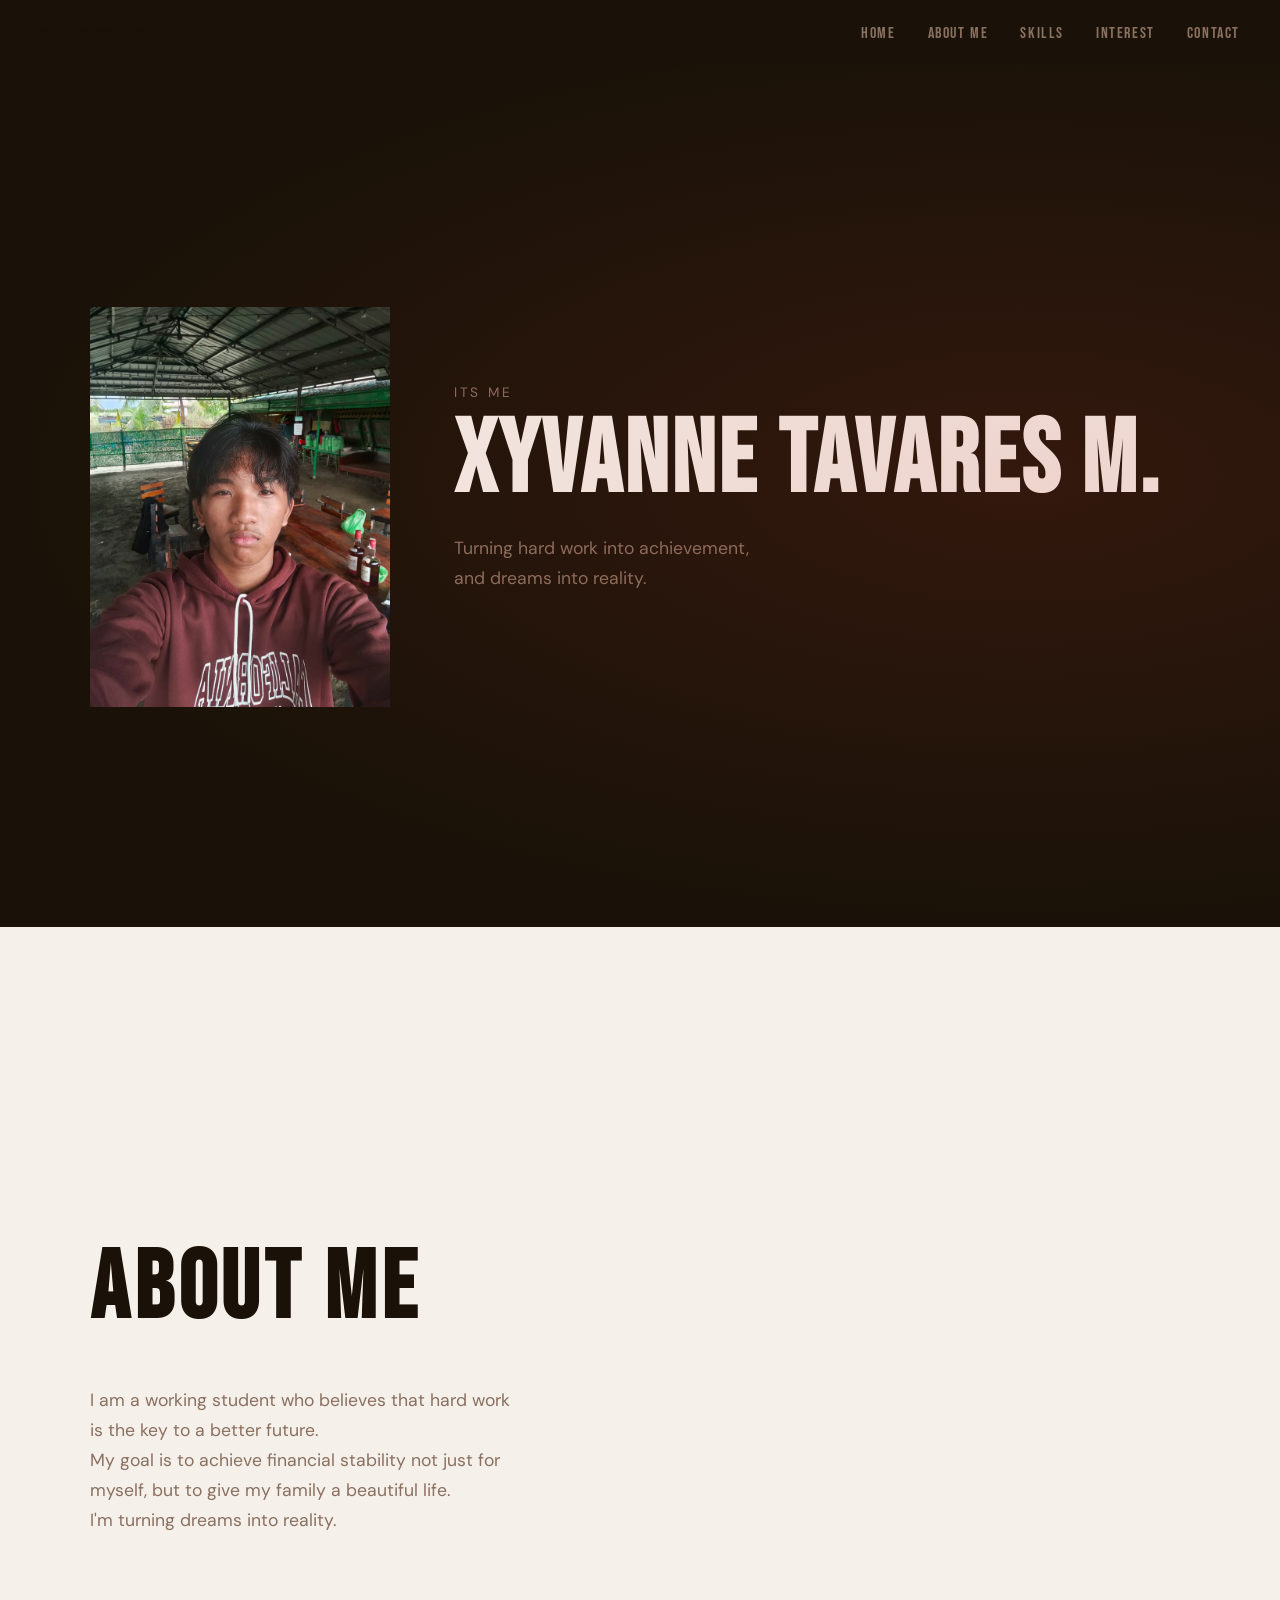
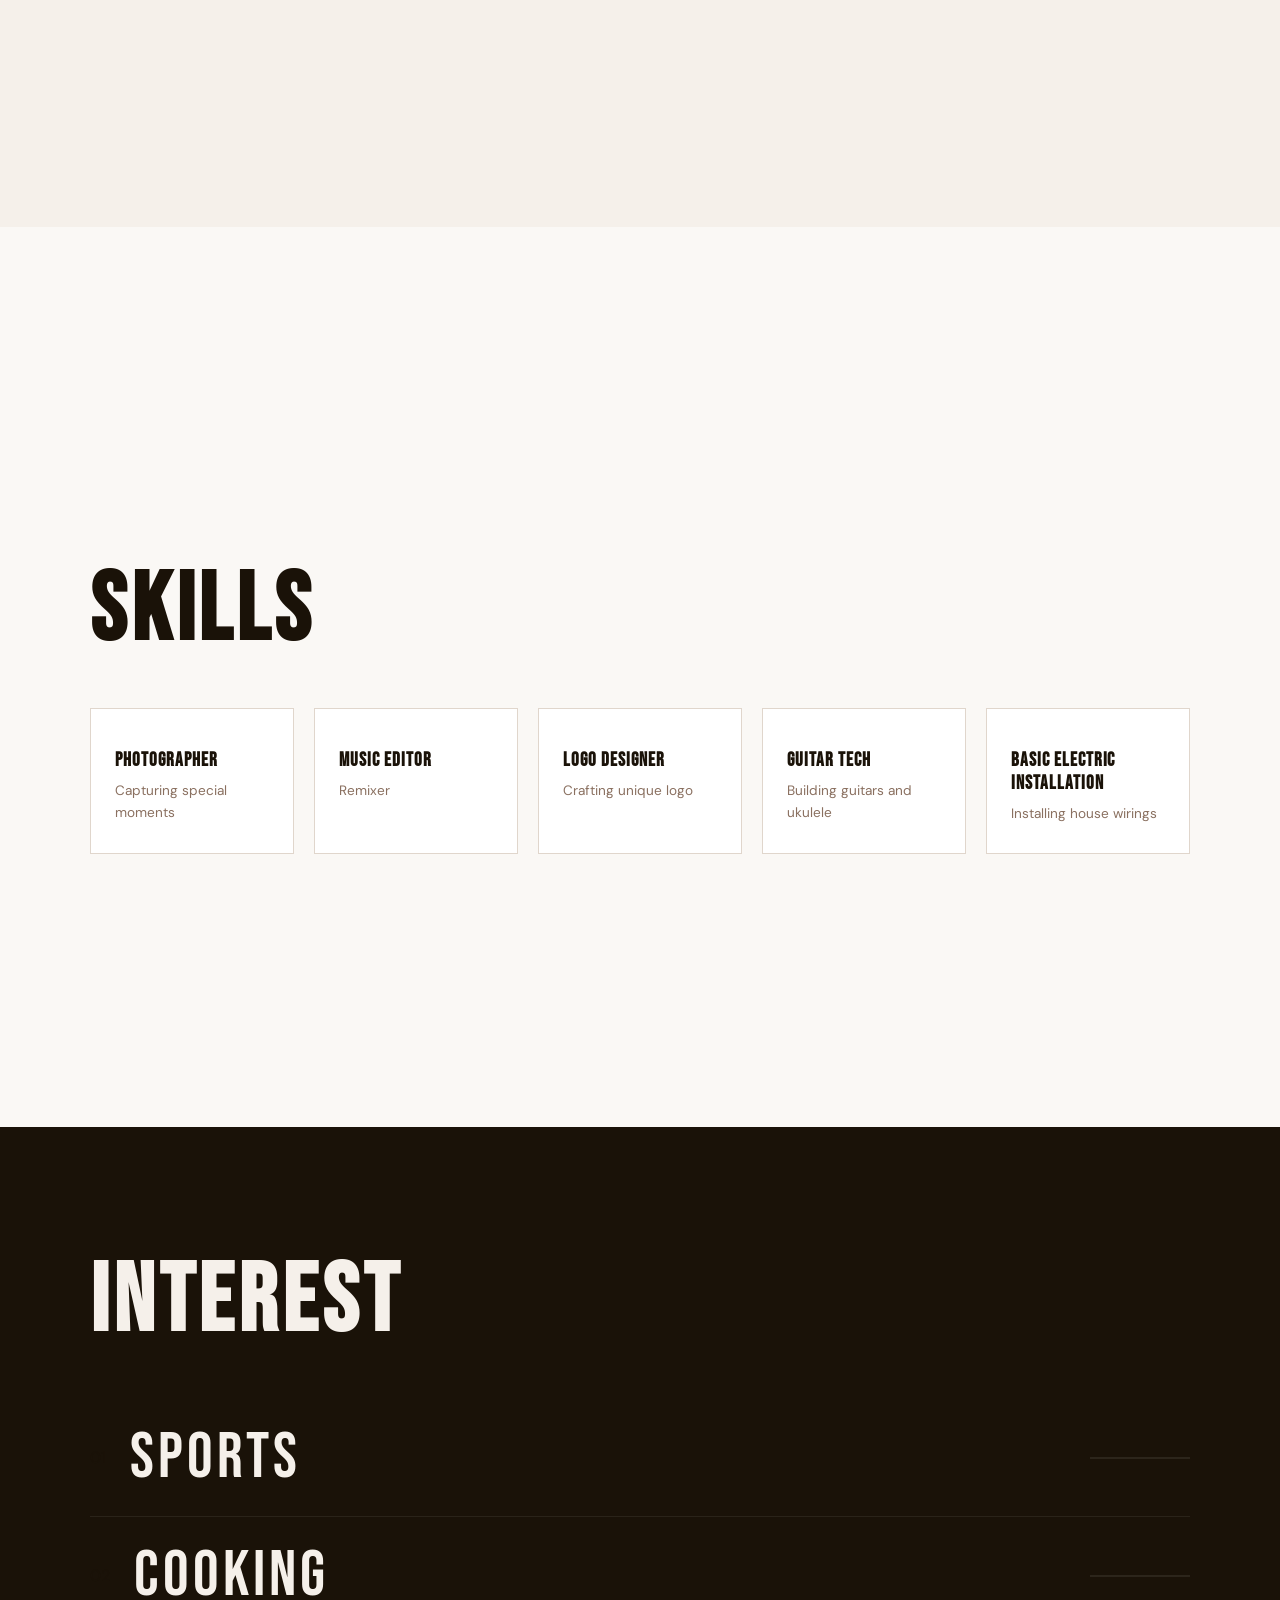
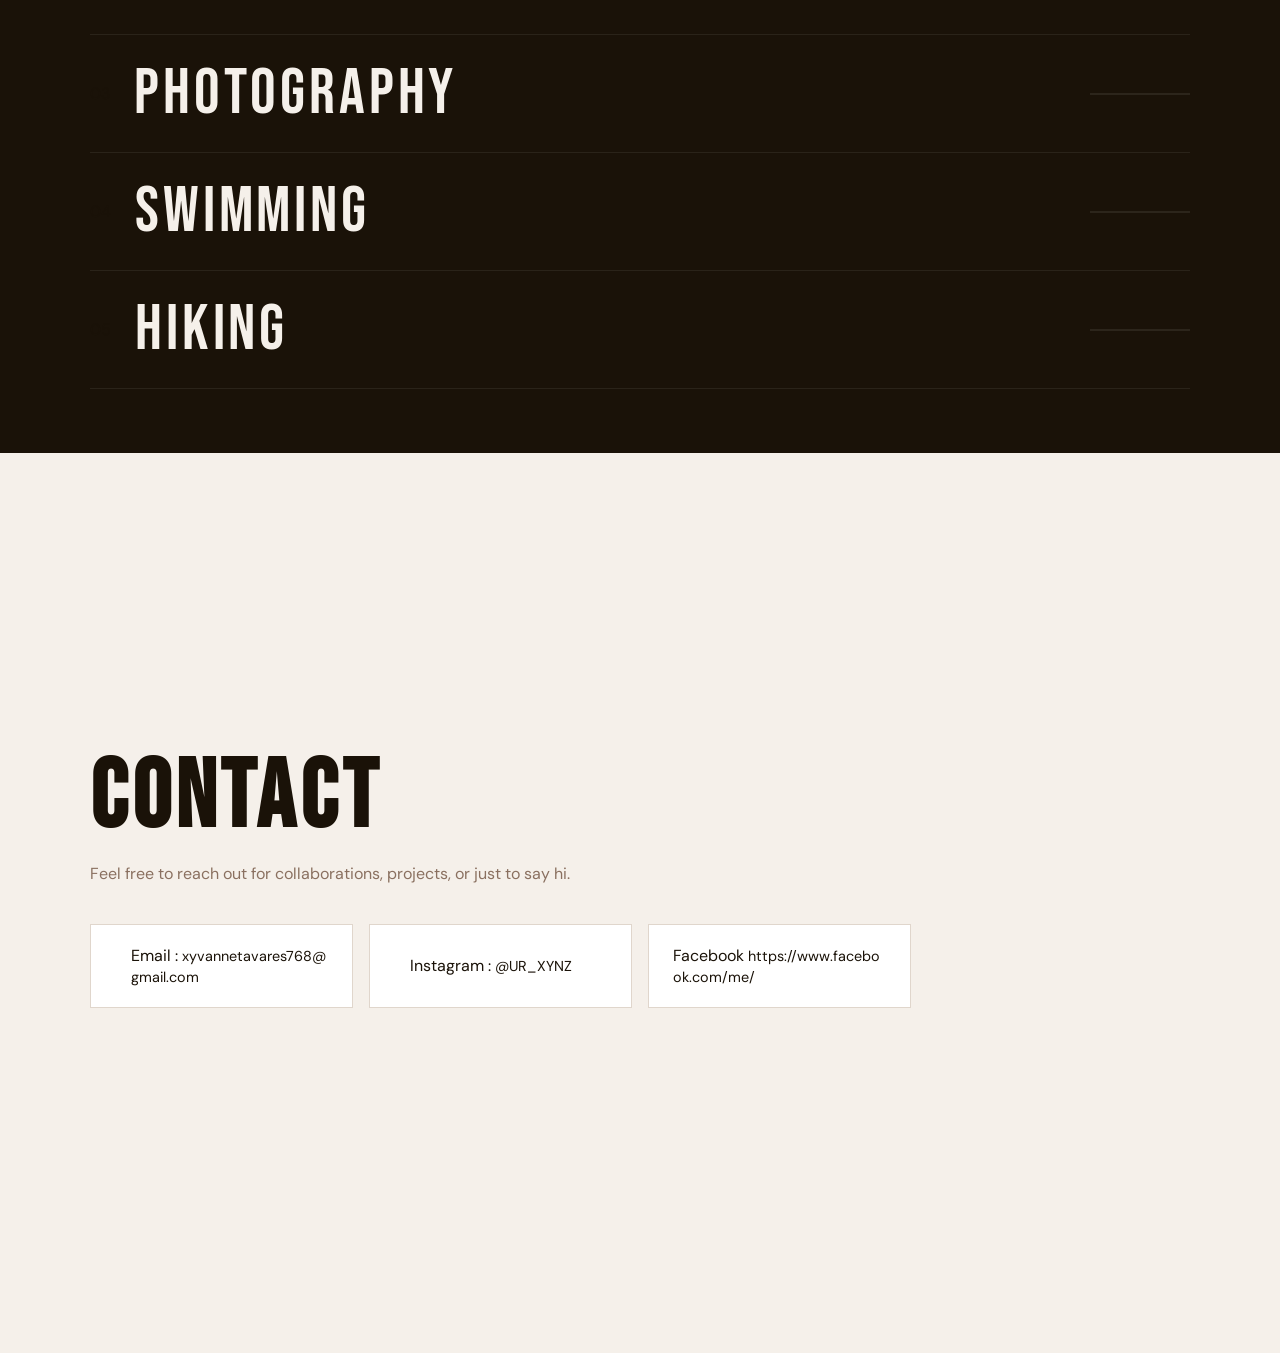
<file: Xyvanne/index.html>
<!DOCTYPE html>
<html lang="en">

<head>
    <meta charset="UTF-8" />
    <meta name="viewport" content="width=device-width, initial-scale=1.0" />
    <title>Xyvanne Tavares M. — Student Profile</title>
    <link rel="stylesheet" href="style.css" />
    <link rel="preconnect" href="https://fonts.googleapis.com">
    <link href="https://fonts.googleapis.com/css2?family=Bebas+Neue&family=DM+Sans:wght@300;400;500&display=swap" rel="stylesheet">
</head>

<body>

    <!-- NAV -->
    <nav class="navbar" id="navbar">
        <div class="nav-brand">studentprofile</div>
        <ul class="nav-links">
            <li><a href="#home" class="nav-link active" data-section="home">HOME</a></li>
            <li><a href="#about" class="nav-link" data-section="about">ABOUT ME</a></li>
            <li><a href="#skills" class="nav-link" data-section="skills">SKILLS</a></li>
            <li><a href="#interest" class="nav-link" data-section="interest">INTEREST</a></li>
            <li><a href="#contact" class="nav-link" data-section="contact">CONTACT</a></li>
        </ul>
        <button class="hamburger" id="hamburger" aria-label="Menu">
        <span></span><span></span><span></span>
    </button>
    </nav>

    <!-- MOBILE MENU -->
    <div class="mobile-menu" id="mobileMenu">
        <a href="#home" class="mobile-link">HOME</a>
        <a href="#about" class="mobile-link">ABOUT ME</a>
        <a href="#skills" class="mobile-link">SKILLS</a>
        <a href="#interest" class="mobile-link">INTEREST</a>
        <a href="#contact" class="mobile-link">CONTACT</a>
    </div>

    <!-- HOME -->
    <section class="section" id="home">
        <div class="home-content">
            <div class="home-image-wrap">
                <img src="Unknown-40.jpg">
            </div>
            <div class="home-text">
                <p class="eyebrow">its me</p>
                <h1 class="hero-name">XYVANNE TAVARES M.</h1>
                <p class="hero-tagline">Turning hard work into achievement,<br>and dreams into reality.</p>
            </div>
        </div>
    </section>

    <!-- ABOUT -->
    <section class="section" id="about">
        <div class="section-inner">
            <h2 class="section-title">ABOUT ME</h2>
            <div class="about-text">

                <p class="hero-tagline">I am a working student who believes that hard work is the key to a better future.<br> My goal is to achieve financial stability not just for myself, but to give my family a beautiful life.<br> I'm turning dreams into reality.
                </p>
            </div>
        </div>
        </div>
    </section>


    <!-- SKILLS -->
    <section class="section" id="skills">
        <div class="section-inner">
            <h2 class="section-title">SKILLS</h2>
            <div class="skills-grid">
                <div class="skill-card">
                    <div class="skill-icon"></div>
                    <h3>Photographer</h3>
                    <p>Capturing special moments</p>
                </div>
                <div class="skill-card">
                    <div class="skill-icon"></div>
                    <h3>Music Editor</h3>
                    <p>Remixer</p>
                </div>
                <div class="skill-card">
                    <div class="skill-icon"></div>
                    <h3>Logo Designer</h3>
                    <p>Crafting unique logo</p>
                </div>
                <div class="skill-card">
                    <div class="skill-icon"></div>
                    <h3>Guitar Tech</h3>
                    <p>Building guitars and ukulele</p>
                </div>
                <div class="skill-card">
                    <div class="skill-icon"></div>
                    <h3>Basic Electric Installation</h3>
                    <p>Installing house wirings</p>
                </div>
            </div>
        </div>
    </section>

    <!-- INTEREST -->
    <section class="section" id="interest">
        <div class="section-inner">
            <h2 class="section-title">INTEREST</h2>
            <div class="interest-list">
                <div class="interest-item" data-index="1">
                    <span class="interest-num">01</span>
                    <span class="interest-name">SPORTS</span>
                    <span class="interest-bar"><span></span></span>
                </div>
                <div class="interest-item" data-index="2">
                    <span class="interest-num">02</span>
                    <span class="interest-name">COOKING</span>
                    <span class="interest-bar"><span></span></span>
                </div>
                <div class="interest-item" data-index="3">
                    <span class="interest-num">03</span>
                    <span class="interest-name">PHOTOGRAPHY</span>
                    <span class="interest-bar"><span></span></span>
                </div>
                <div class="interest-item" data-index="4">
                    <span class="interest-num">04</span>
                    <span class="interest-name">SWIMMING</span>
                    <span class="interest-bar"><span></span></span>
                </div>
                <div class="interest-item" data-index="5">
                    <span class="interest-num">05</span>
                    <span class="interest-name">HIKING</span>
                    <span class="interest-bar"><span></span></span>
                </div>
            </div>
        </div>
    </section>

    <!-- CONTACT -->
    <section class="section" id="contact">
        <div class="section-inner contact-inner">
            <h2 class="section-title">CONTACT</h2>
            <p class="contact-sub">Feel free to reach out for collaborations, projects, or just to say hi.</p>
            <div class="contact-cards">
                <a href="mailto:xyvannetavares768@gmail.com" class="contact-card">
                    <div class="contact-icon"></div>
                    <div class="contact-detail">
                        <span class="contact-type">Email :</span>
                        <span class="contact-value">xyvannetavares768@gmail.com</span>
                    </div>
                </a>
                <div class="contact-card">
                    <div class="contact-icon"></div>
                    <a href="@UR_XYNZ">
                        <div class="contact-detail">
                            <span class="contact-type">Instagram :</span>
                            <span class="contact-value">@UR_XYNZ</span>
                        </div>
                    </a>
                </div>

                <div class="contact-card">
                    <a href="https://www.facebook.com/me/">
                        <div class="contact-icon"></div>
                        <div class="contact-detail">
                            <span class="contact-type">Facebook</span>
                            <span class="contact-value">https://www.facebook.com/me/</span>
                        </div>
                    </a>
                </div>
            </div>
        </div>
</file>
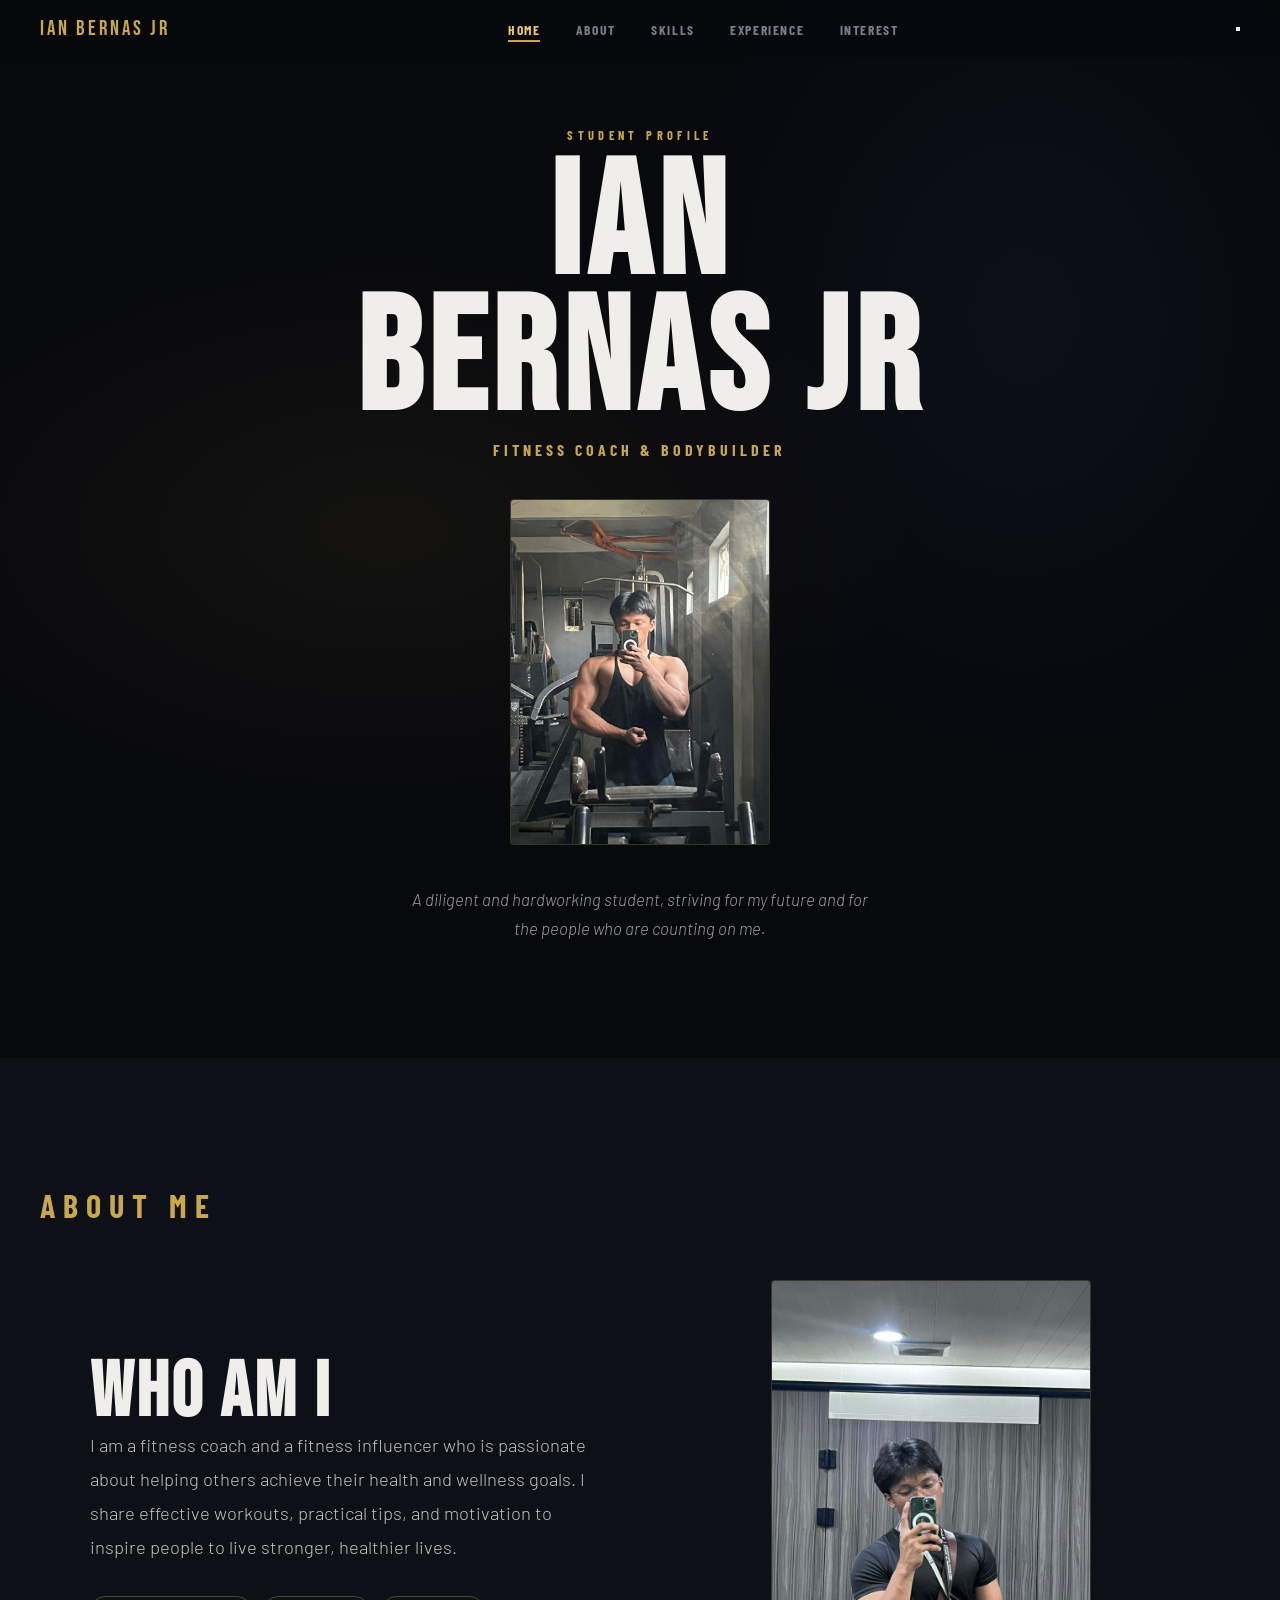
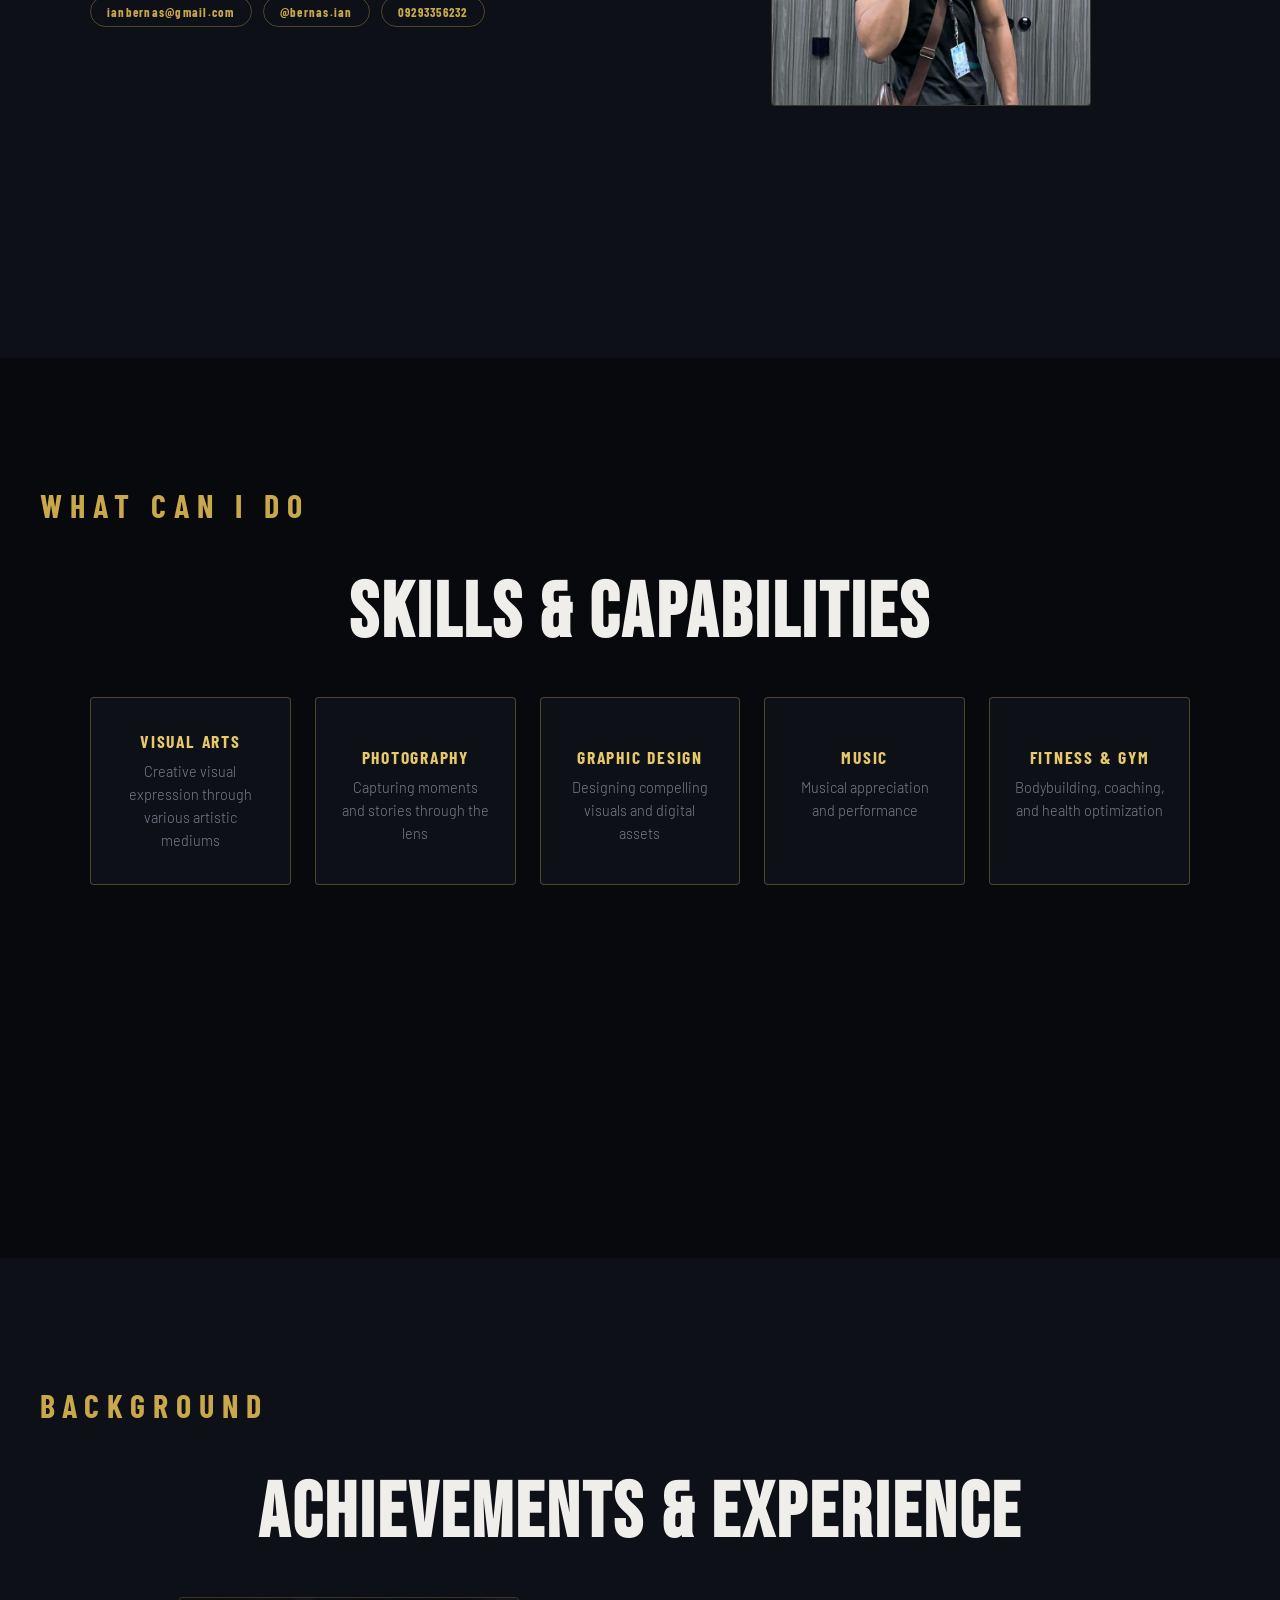
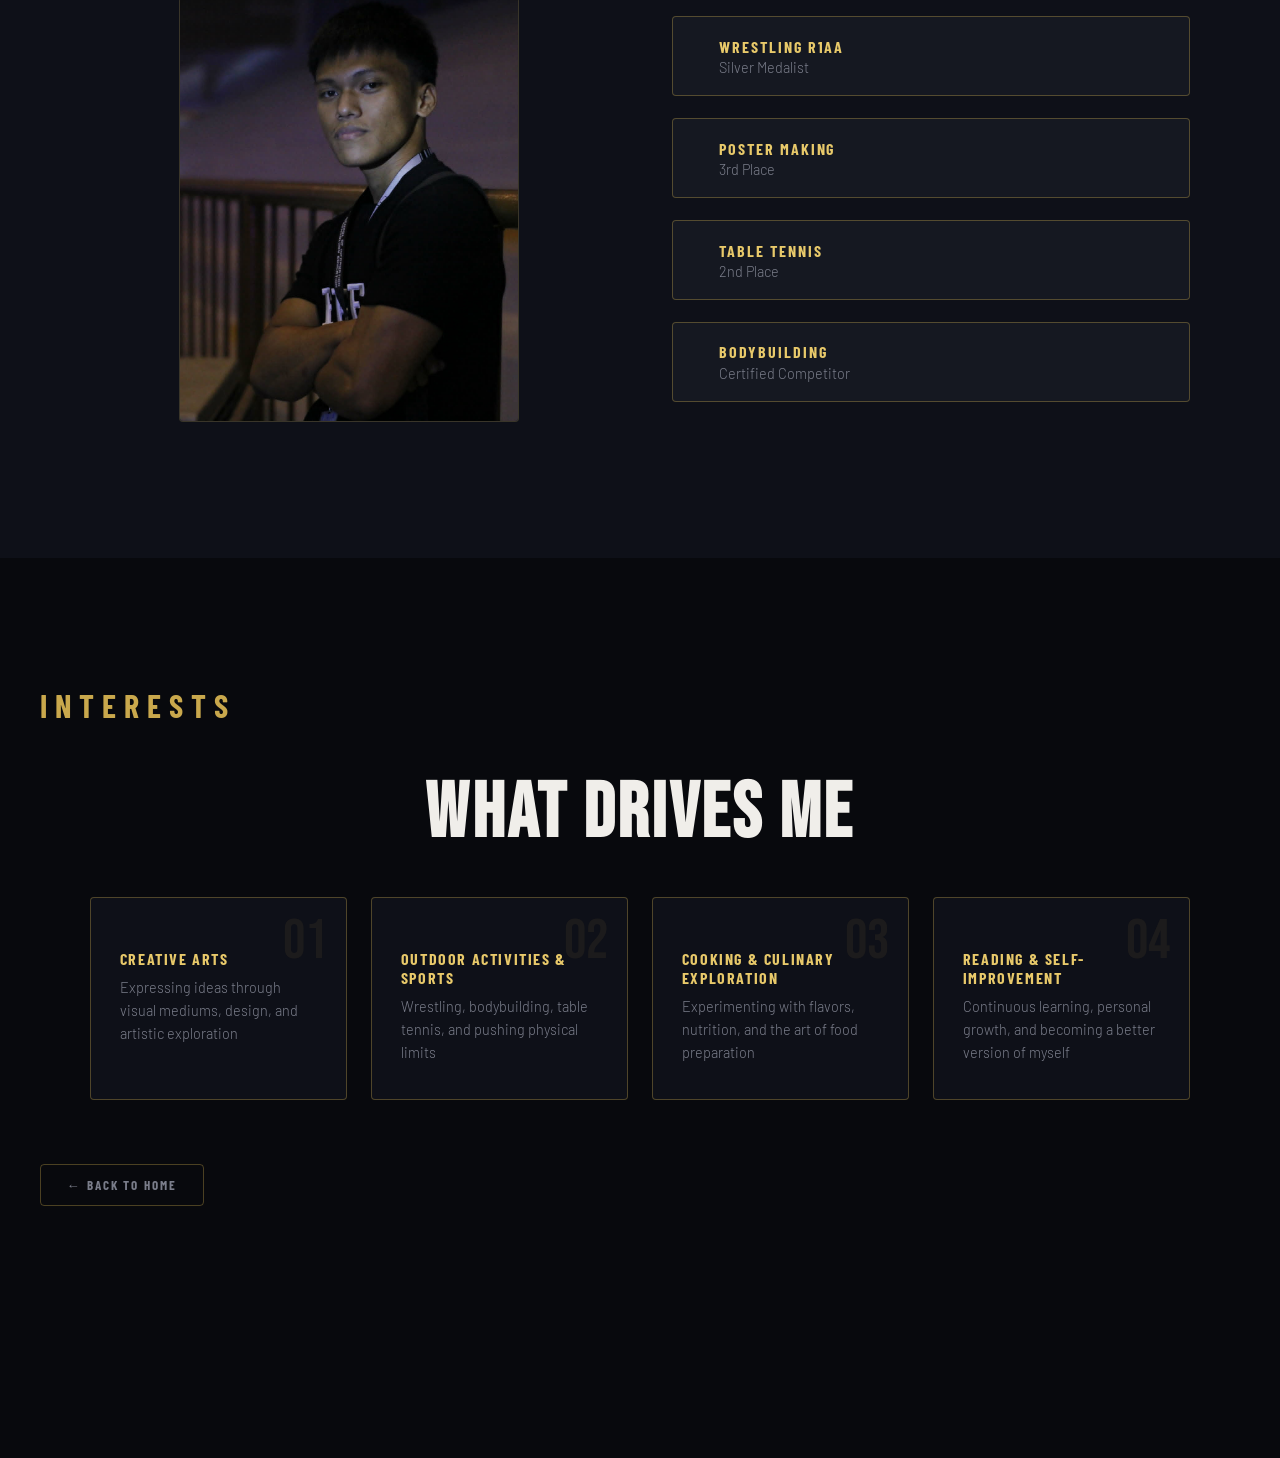
<file: bernas/bernas/index.html>
<!DOCTYPE html>
<html lang="en">
<head>
  <meta charset="UTF-8" />
  <meta name="viewport" content="width=device-width, initial-scale=1.0"/>
  <title>Ian Bernas Jr – Portfolio</title>
  <link rel="preconnect" href="https://fonts.googleapis.com">
  <link rel="preconnect" href="https://fonts.gstatic.com" crossorigin>
  <link href="https://fonts.googleapis.com/css2?family=Bebas+Neue&family=Barlow:ital,wght@0,300;0,400;0,600;1,300&family=Barlow+Condensed:wght@700;900&display=swap" rel="stylesheet">
  <link rel="stylesheet" href="style.css" />
</head>
<body>

  <nav id="navbar">
    <div class="nav-brand">IAN BERNAS JR</div>
    <ul class="nav-links">
      <li><a href="#home"       class="nav-link active">Home</a></li>
      <li><a href="#about"      class="nav-link">About</a></li>
      <li><a href="#skills"     class="nav-link">Skills</a></li>
      <li><a href="#experience" class="nav-link">Experience</a></li>
      <li><a href="#interest"   class="nav-link">Interest</a></li>
    </ul>
    <button class="hamburger" id="hamburger" aria-label="Menu">
      <span></span><span></span><span></span>
    </button>
  </nav>

  <div class="mobile-menu" id="mobileMenu">
    <ul>
      <li><a href="#home"       class="mob-link">Home</a></li>
      <li><a href="#about"      class="mob-link">About</a></li>
      <li><a href="#skills"     class="mob-link">Skills</a></li>
      <li><a href="#experience" class="mob-link">Experience</a></li>
      <li><a href="#interest"   class="mob-link">Interest</a></li>
    </ul>
  </div>

  <section id="home" class="section hero-section">
    <div class="hero-bg">
      <div class="stars"></div>
      <div class="nebula"></div>
    </div>
    <div class="hero-content">
      <p class="hero-eyebrow">Student Profile</p>
      <h1 class="hero-name">IAN<br>BERNAS JR</h1>
      <p class="hero-role">Fitness Coach &amp; Bodybuilder</p>
      <div class="photo-frame hero-frame" id="heroFrame">
        <div class="frame-inner">
          <img id="heroImg" src="7a15c5e6-8de4-471f-91c4-639e7b374e32.jpg" alt="Ian Bernas Jr" />
        </div>
      </div>
      <p class="hero-tagline">
        A diligent and hardworking student, striving for my future
        and for the people who are counting on me.
      </p>
    </div>
  </section>

  <section id="about" class="section about-section">
    <div class="section-header">
      <span class="section-label">About Me</span>
    </div>
    <div class="about-grid">
      <div class="about-text">
        <h2 class="section-title">Who Am I</h2>
        <p class="about-bio">
          I am a fitness coach and a fitness influencer who is passionate about
          helping others achieve their health and wellness goals. I share effective
          workouts, practical tips, and motivation to inspire people to live
          stronger, healthier lives.
        </p>
        <div class="contact-chips">
          <a href="mailto:ianbernas@gmail.com" class="chip">ianbernas@gmail.com</a>
          <a href="#"                           class="chip">@bernas.ian</a>
          <a href="tel:09293356232"             class="chip">09293356232</a>
        </div>
      </div>
      <div class="about-photo-wrap">
        <div class="photo-frame about-frame" id="aboutFrame">
          <div class="frame-inner">
            <img id="aboutImg" src="54caf76a-6d49-4d84-9a0f-51dc49c5455b.jpg" alt="Ian Bernas Jr – About" />
          </div>
        </div>
      </div>
    </div>
  </section>

  <section id="skills" class="section skills-section">
    <div class="section-header">
      <span class="section-label">What Can I Do</span>
    </div>
    <h2 class="section-title center">Skills &amp; Capabilities</h2>
    <div class="skills-orbital">
      <div class="orbit-center"><span>IAN</span></div>
      <div class="skill-cards">
        <div class="skill-card" data-skill="Visual Arts">
          <h3>Visual Arts</h3>
          <p>Creative visual expression through various artistic mediums</p>
        </div>
        <div class="skill-card" data-skill="Photography">
          <div class="skill-icon"></div>
          <h3>Photography</h3>
          <p>Capturing moments and stories through the lens</p>
        </div>
        <div class="skill-card" data-skill="Graphic Design">
          <div class="skill-icon"></div>
          <h3>Graphic Design</h3>
          <p>Designing compelling visuals and digital assets</p>
        </div>
        <div class="skill-card" data-skill="Music">
          <div class="skill-icon"></div>
          <h3>Music</h3>
          <p>Musical appreciation and performance</p>
        </div>
        <div class="skill-card" data-skill="Fitness & Gym">
          <div class="skill-icon"></div>
          <h3>Fitness &amp; Gym</h3>
          <p>Bodybuilding, coaching, and health optimization</p>
        </div>
      </div>
    </div>
  </section>

  <section id="experience" class="section experience-section">
    <div class="section-header">
      <span class="section-label">Background</span>
    </div>
    <h2 class="section-title center">Achievements &amp; Experience</h2>
    <div class="exp-layout">
      <div class="exp-photo-wrap">
        <div class="photo-frame exp-frame" id="expFrame">
          <div class="frame-inner">
            <img id="expImg" src="f443f22a-0df1-421b-aa77-c06c6c04147e.jpg" alt="Ian – Experience" />
          </div>
        </div>
      </div>
      <div class="achievements">
        <div class="achievement-item">
          <div class="medal"></div>
          <div class="ach-text">
            <h3>Wrestling R1AA</h3>
            <p>Silver Medalist</p>
          </div>
        </div>
        <div class="achievement-item">
          <div class="medal"></div>
          <div class="ach-text">
            <h3>Poster Making</h3>
            <p>3rd Place</p>
          </div>
        </div>
        <div class="achievement-item">
          <div class="medal"></div>
          <div class="ach-text">
            <h3>Table Tennis</h3>
            <p>2nd Place</p>
          </div>
        </div>
        <div class="achievement-item">
          <div class="medal"></div>
          <div class="ach-text">
            <h3>Bodybuilding</h3>
            <p>Certified Competitor</p>
          </div>
        </div>
      </div>
    </div>
  </section>

  <section id="interest" class="section interest-section">
    <div class="section-header">
      <span class="section-label">Interests</span>
    </div>
    <h2 class="section-title center">What Drives Me</h2>
    <div class="interest-grid">
      <div class="interest-card" style="--delay:0s">
        <div class="int-num">01</div>
        <div class="int-icon"></div>
        <h3>Creative Arts</h3>
        <p>Expressing ideas through visual mediums, design, and artistic exploration</p>
      </div>
      <div class="interest-card" style="--delay:.1s">
        <div class="int-num">02</div>
        <div class="int-icon"></div>
        <h3>Outdoor Activities &amp; Sports</h3>
        <p>Wrestling, bodybuilding, table tennis, and pushing physical limits</p>
      </div>
      <div class="interest-card" style="--delay:.2s">
        <div class="int-num">03</div>
        <div class="int-icon"></div>
        <h3>Cooking &amp; Culinary Exploration</h3>
        <p>Experimenting with flavors, nutrition, and the art of food preparation</p>
      </div>
      <div class="interest-card" style="--delay:.3s">
        <div class="int-num">04</div>
        <div class="int-icon"></div>
        <h3>Reading &amp; Self-Improvement</h3>
        <p>Continuous learning, personal growth, and becoming a better version of myself</p>
      </div>
    </div>
    <button class="back-btn" onclick="scrollToSection('home')">← Back to Home</button>
  </section>

  <script src="script.js"></script>
</body>
</html>
</file>
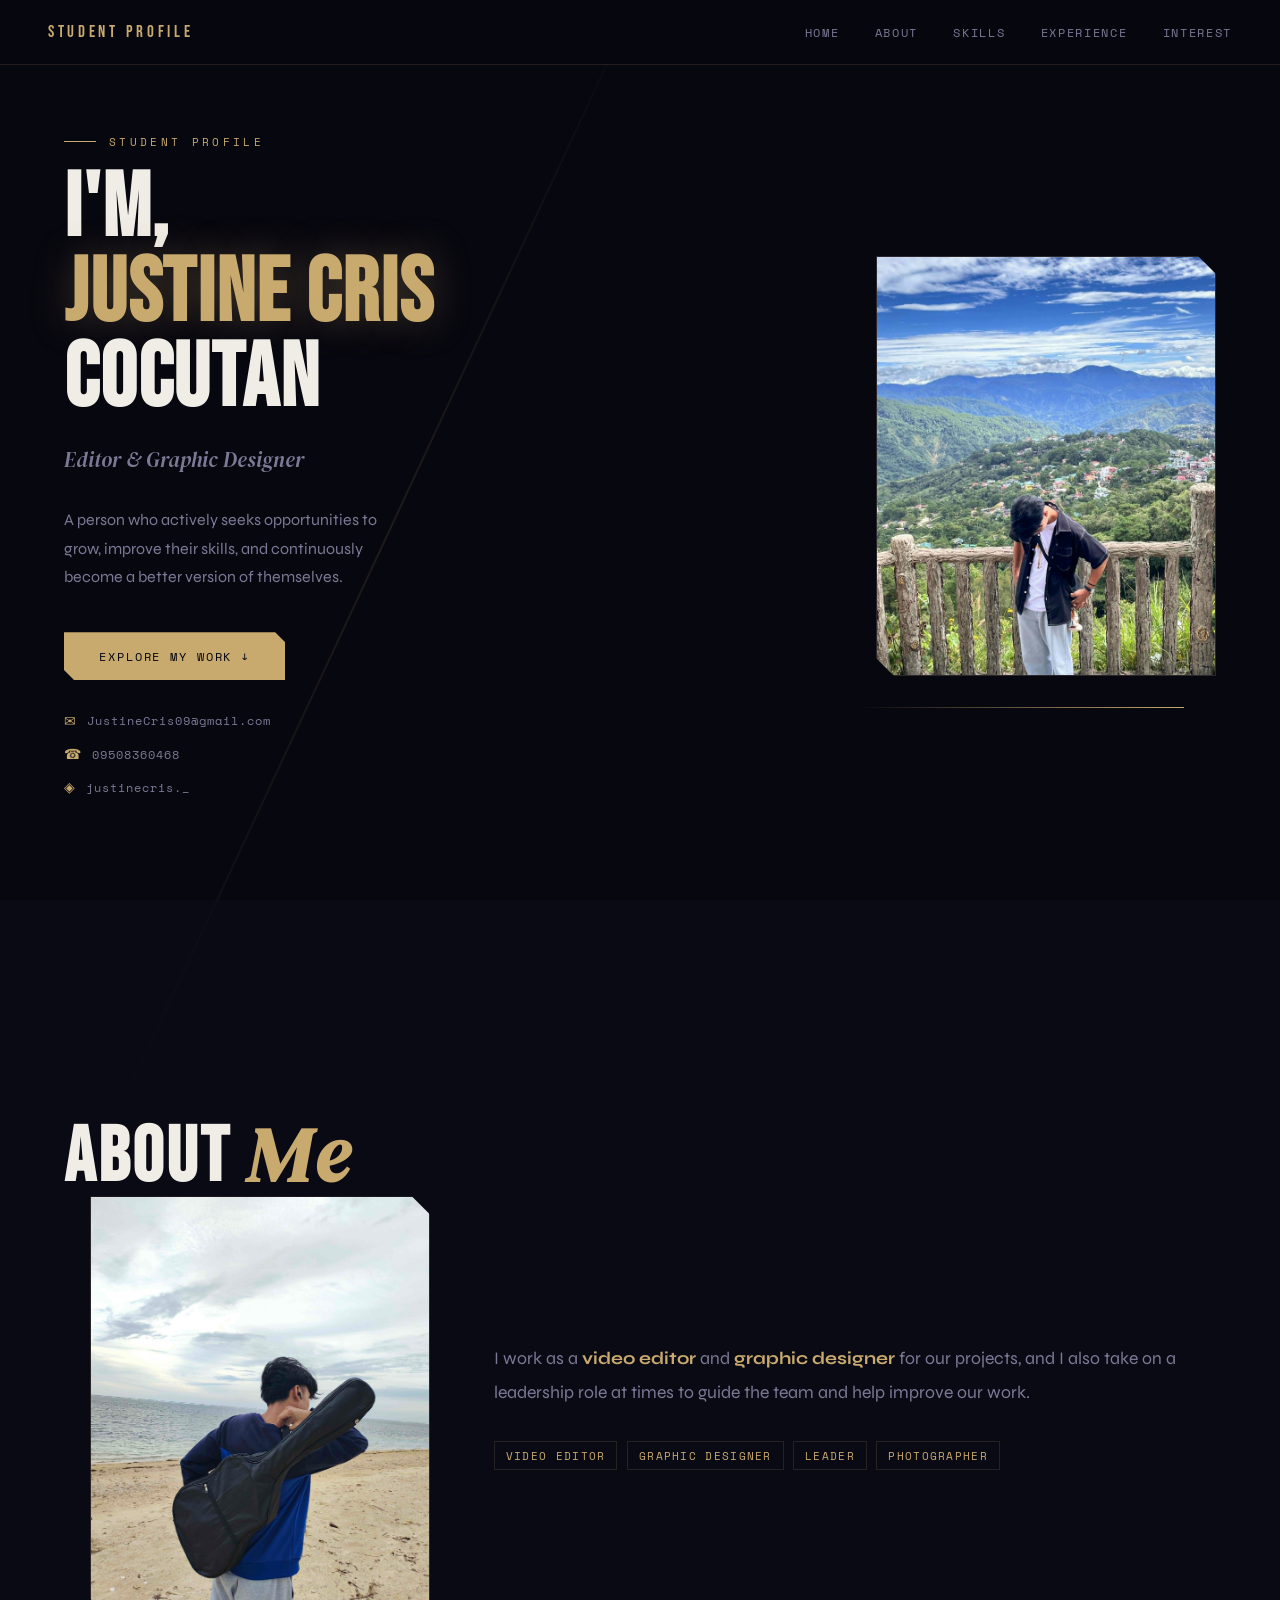
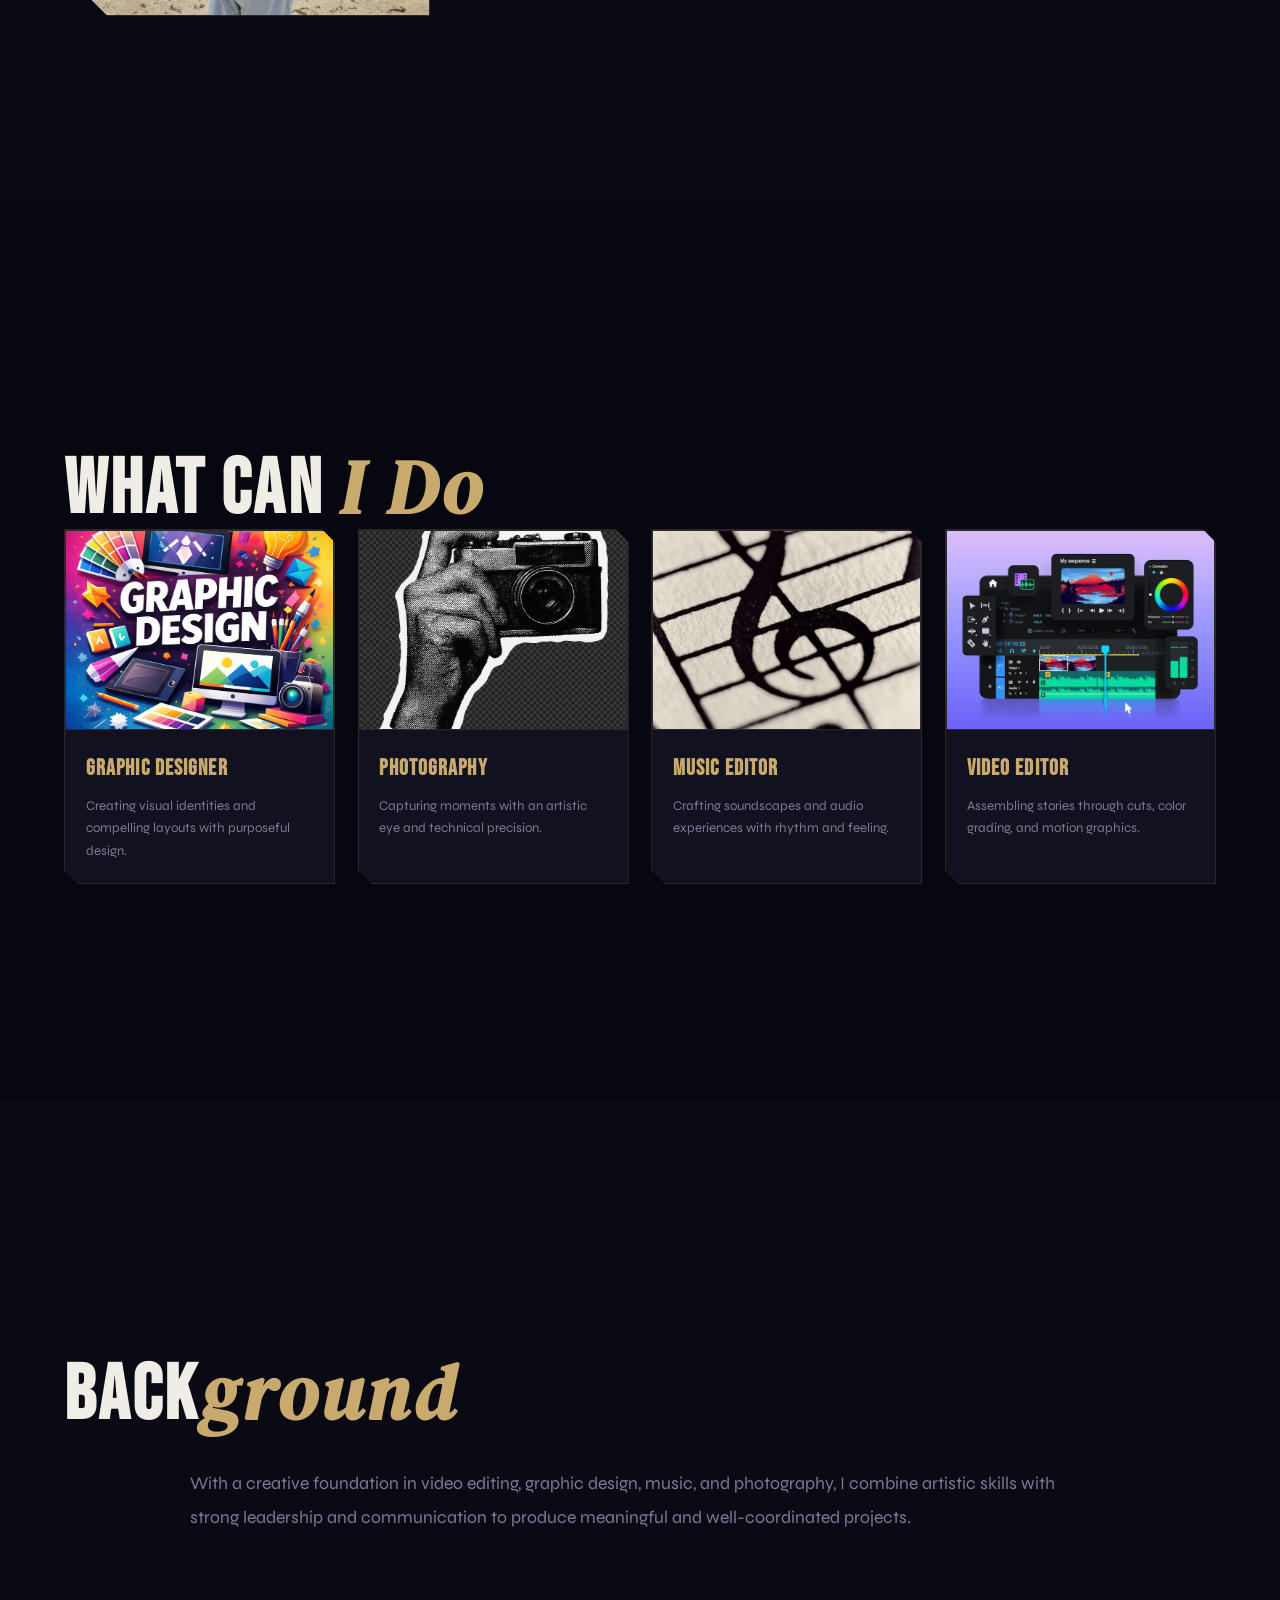
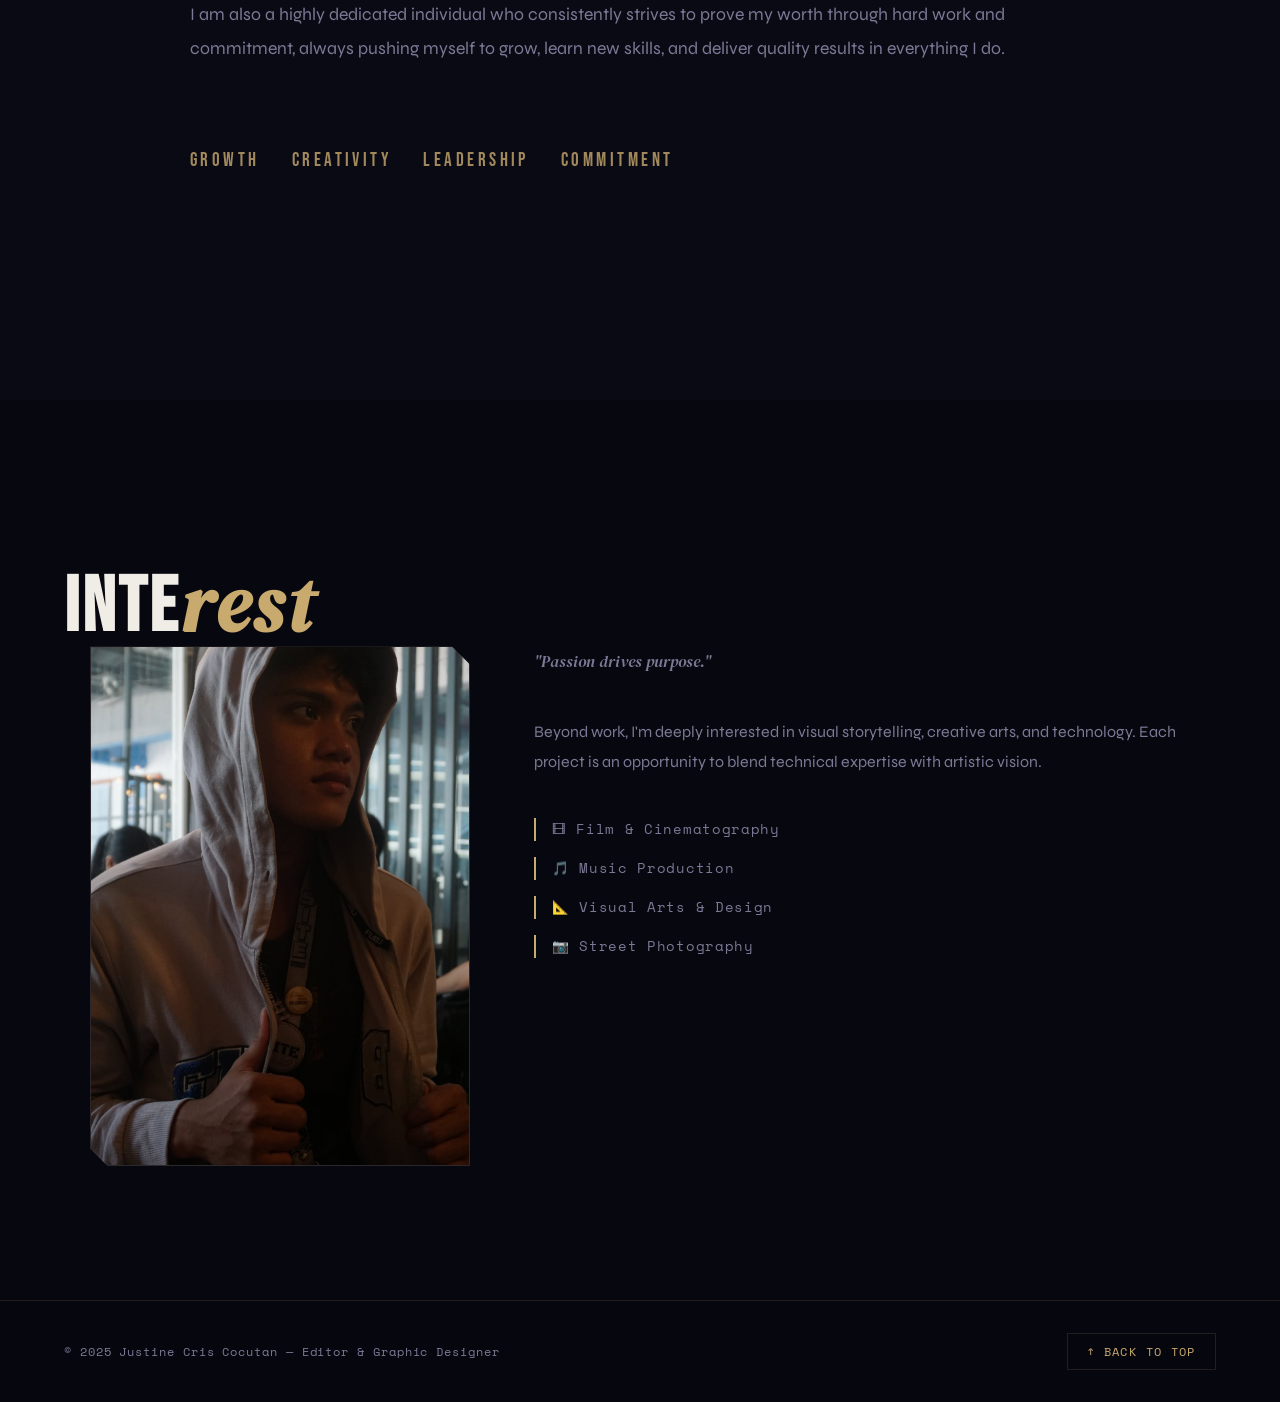
<file: Cocutan/Cocutan/Index.html>
<!DOCTYPE html>
<html lang="en">
<head>
  <meta charset="UTF-8" />
  <meta name="viewport" content="width=device-width, initial-scale=1.0" />
  <title>Justine Cris Cocutan — Portfolio</title>
  <link rel="stylesheet" href="style.css" />
  <link href="https://fonts.googleapis.com/css2?family=Bebas+Neue&family=DM+Serif+Display:ital@0;1&family=Syne:wght@400;600;700;800&family=Space+Mono:ital@0;1&display=swap" rel="stylesheet" />
</head>
<body>

  <!-- CURSOR -->
  <div class="cursor" id="cursor"></div>
  <div class="cursor-trail" id="cursorTrail"></div>

  <!-- ========== PORTFOLIO ========== -->
  <section id="landing" class="page active">

    <nav class="nav">
      <div class="nav-logo" onclick="scrollToSection('home')" style="cursor:pointer;" title="Back to top">Student Profile</div>
      <ul class="nav-links">
        <li><a href="#" onclick="scrollToSection('home')">Home</a></li>
        <li><a href="#" onclick="scrollToSection('about')">About</a></li>
        <li><a href="#" onclick="scrollToSection('skills')">Skills</a></li>
        <li><a href="#" onclick="scrollToSection('background')">Experience</a></li>
        <li><a href="#" onclick="scrollToSection('interest')">Interest</a></li>
      </ul>
      <div class="nav-hamburger" id="hamburger">&#9776;</div>
    </nav>

    <!-- ===== HOME ===== -->
    <div class="section-block" id="home">
      <div class="beam"></div>
      <div class="home-content">
        <div class="home-text">
          <p class="home-tag">Student Profile</p>
          <h1 class="home-name">I'm,<br /><span class="accent">Justine Cris</span><br />Cocutan</h1>
          <p class="home-title">Editor &amp; Graphic Designer</p>
          <p class="home-desc">A person who actively seeks opportunities to grow, improve their skills, and continuously become a better version of themselves.</p>
          <button class="cta-btn" onclick="scrollToSection('about')">Explore My Work ↓</button>
          <div class="contact-info">
            <a href="mailto:JustineCris09@gmail.com" class="contact-item">
              <span class="contact-icon">✉</span> JustineCris09@gmail.com
            </a>
            <a href="tel:09508360468" class="contact-item">
              <span class="contact-icon">☎</span> 09508360468
            </a>
              <span class="contact-item">
              <span class="contact-icon">◈</span> justinecris._
            </span>
            </a>
          </div>
        </div>
        <div class="home-photo-wrapper">
          <div class="photo-frame" id="photo-hero">
            <img src="1st.jpg"
                 alt="Justine Cris Cocutan"
                 class="frame-img"
                 onerror="this.style.display='none'" />

          </div>
          <div class="home-deco-line"></div>
        </div>
      </div>
    </div>

    <!-- ===== ABOUT ===== -->
    <div class="section-block alt-bg" id="about">
      <div class="section-header">
        <h2>About <em>Me</em></h2>
      </div>
      <div class="about-content">
        <div class="photo-frame" id="photo-about">
          <img src="2nd.jpg"
               alt="About Justine"
               class="frame-img"
               onerror="this.style.display='none'" />

        </div>
        <div class="about-text">
          <p>I work as a <strong>video editor</strong> and <strong>graphic designer</strong> for our projects, and I also take on a leadership role at times to guide the team and help improve our work.</p>
          <div class="about-tags">
            <span>Video Editor</span>
            <span>Graphic Designer</span>
            <span>Leader</span>
            <span>Photographer</span>
          </div>
        </div>
      </div>
    </div>

    <!-- ===== SKILLS — 4 CARDS IN ONE INLINE ROW ===== -->
    <div class="section-block" id="skills">
      <div class="section-header">
        <h2>What Can <em>I Do</em></h2>
      </div>

      <div class="skills-row">

        <!-- CARD 1: Graphic Designer -->
        <div class="skill-card" data-skill="graphic">
          <div class="skill-photo-frame" id="photo-skill-graphic">
            <img src="graphic design.jpg"
                 alt="Graphic Design"
                 class="frame-img"
                 onerror="this.style.display='none'" />
          </div>
          <div class="skill-info">
            <h3>Graphic Designer</h3>
            <p>Creating visual identities and compelling layouts with purposeful design.</p>
          </div>
        </div>

        <!-- CARD 2: Photography -->
        <div class="skill-card" data-skill="photo">
          <div class="skill-photo-frame" id="photo-skill-photo">
            <img src="photography.jpg"
                 alt="Photography"
                 class="frame-img"
                 onerror="this.style.display='none'" />
          </div>
          <div class="skill-info">
            <h3>Photography</h3>
            <p>Capturing moments with an artistic eye and technical precision.</p>
          </div>
        </div>

        <!-- CARD 3: Music Editor -->
        <div class="skill-card" data-skill="music">
          <div class="skill-photo-frame" id="photo-skill-music">
            <img src="music.jpg"
                 alt="Music Editor"
                 class="frame-img"
                 onerror="this.style.display='none'" />
          </div>
          <div class="skill-info">
            <h3>Music Editor</h3>
            <p>Crafting soundscapes and audio experiences with rhythm and feeling.</p>
          </div>
        </div>

        <!-- CARD 4: Video Editor -->
        <div class="skill-card" data-skill="edit">
          <div class="skill-photo-frame" id="photo-skill-edit">
            <img src="editing.jpg"
                 alt="Video Editor"
                 class="frame-img"
                 onerror="this.style.display='none'" />
          </div>
          <div class="skill-info">
            <h3>Video Editor</h3>
            <p>Assembling stories through cuts, color grading, and motion graphics.</p>
          </div>
        </div>

      </div><!-- /skills-row -->
    </div>

    <!-- ===== BACKGROUND / EXPERIENCE ===== -->
    <div class="section-block alt-bg" id="background">
      <div class="section-header">
        <h2>Back<em>ground</em></h2>
      </div>
      <div class="bg-content">
        <div class="bg-text-block">
          <p>With a creative foundation in video editing, graphic design, music, and photography, I combine artistic skills with strong leadership and communication to produce meaningful and well-coordinated projects.</p>
        </div>
       
        <div class="bg-text-block">
          <p>I am also a highly dedicated individual who consistently strives to prove my worth through hard work and commitment, always pushing myself to grow, learn new skills, and deliver quality results in everything I do.</p>
        </div>
        <div class="bg-decoration">
          <span>GROWTH</span>
          <span>CREATIVITY</span>
          <span>LEADERSHIP</span>
          <span>COMMITMENT</span>
        </div>
      </div>
    </div>

    <!-- ===== INTEREST ===== -->
    <div class="section-block" id="interest">
      <div class="section-header">
        <h2>Inte<em>rest</em></h2>
      </div>
      <div class="interest-content">
        <div class="photo-frame tall-frame" id="photo-interest">
          <img src="3rd.jpg"
               alt="Interest"
               class="frame-img"
               onerror="this.style.display='none'" />
        </div>
        <div class="interest-text">
          <p class="interest-quote">"Passion drives purpose."</p>
          <p>Beyond work, I'm deeply interested in visual storytelling, creative arts, and technology. Each project is an opportunity to blend technical expertise with artistic vision.</p>
          <div class="interest-list">
            <div class="interest-item">🎞 Film &amp; Cinematography</div>
            <div class="interest-item">🎵 Music Production</div>
            <div class="interest-item">📐 Visual Arts &amp; Design</div>
            <div class="interest-item">📷 Street Photography</div>
          </div>
        </div>
      </div>
    </div>

    <!-- FOOTER -->
    <footer class="footer">
      <p>© 2025 Justine Cris Cocutan — Editor &amp; Graphic Designer</p>
      <button class="back-top-btn" onclick="scrollToSection('home')">↑ Back to Top</button>
    </footer>

  </section>

  <script src="script.js"></script>
</body>
</html>
</file>
<file: Xyvanne/style.css>
/* =============================================
   XYVANNE TAVARES — STUDENT PROFILE
   style.css
   ============================================= */
/* === VARIABLES === */
:root {
  --red-dark:  #7f1e16;
  --cream:     #f5f0ea;
  --offwhite:  #faf8f5;
  --dark:      #1a1208;
  --mid:       #3d2b1f;
  --muted:     #8a7060;
  --border:    #e0d6cc;
  --font-display: 'Bebas Neue', sans-serif;
  --font-body:    'DM Sans', sans-serif;
  --nav-h: 64px;
  --transition: 0.3s ease;
}
/* === RESET === */
*, *::before, *::after { box-sizing: border-box; margin: 0; padding: 0; }
html { scroll-behavior: smooth; font-size: 16px; }
body {
  font-family: var(--font-body);
  background: var(--offwhite);
  color: var(--dark);
  overflow-x: hidden;
}
a { text-decoration: none; color: inherit; }
ul { list-style: none; }
/* === NAVBAR === */
.navbar {
  position: fixed;
  top: 0; left: 0; right: 0;
  height: var(--nav-h);
  background: var(--dark);
  display: flex;
  align-items: center;
  justify-content: space-between;
  padding: 0 2.5rem;
  z-index: 1000;
  border-bottom: 2px solid var(--red);
}
.nav-links {
  display: flex;
  gap: 2rem;
}
.nav-link {
  font-family: var(--font-display);
  font-size: 1rem;
  letter-spacing: 0.1em;
  color: var(--muted);
  transition: color var(--transition);
  position: relative;
}
.nav-link::after {
  content: '';
  position: absolute;
  bottom: -4px; left: 0; right: 0;
  height: 2px;
  background: var(--red);
  transform: scaleX(0);
  transition: transform var(--transition);
  transform-origin: left;
}
/* === HAMBURGER === */
.hamburger {
  display: none;
  flex-direction: column;
  gap: 5px;
  background: none;
  border: none;
  cursor: pointer;
  padding: 4px;
}
/* === MOBILE MENU === */
.mobile-link {
  font-family: var(--font-display);
  font-size: 1.4rem;
  letter-spacing: 0.1em;
  color: var(--cream);
}
/* === SECTIONS === */
.section {
  min-height: 100vh;
  padding: calc(var(--nav-h) + 4rem) 2.5rem 4rem;
  display: flex;
  flex-direction: column;
  justify-content: center;
}
.section-inner {
  max-width: 1100px;
  margin: 0 auto;
  width: 100%;
}
.section-label {
  font-family: var(--font-body);
  font-size: 0.75rem;
  font-weight: 500;
  letter-spacing: 0.2em;
  text-transform: uppercase;
  color: var(--red);
  margin-bottom: 0.5rem;
}
.section-title {
  font-family: var(--font-display);
  font-size: clamp(3rem, 8vw, 6rem);
  letter-spacing: 0.05em;
  color: var(--dark);
  line-height: 1;
  margin-bottom: 3rem;
}
/* === HOME === */
#home {
  background: var(--dark);
  position: relative;
  overflow: hidden;
}
#home::before {
  content: '';
  position: absolute;
  inset: 0;
  background: radial-gradient(ellipse at 80% 50%, rgba(192,57,43,0.15) 0%, transparent 70%);
  pointer-events: none;
}
.home-content {
  display: flex;
  align-items: center;
  gap: 4rem;
  max-width: 1100px;
  margin: 0 auto;
  width: 100%;
}
.home-image-wrap img{
  width: 300px;
  height: auto;
}
.home-image-placeholder {
  width: 320px;
  height: 400px;
  background: var(--mid);
  border: 2px solid var(--red-dark);
  display: flex;
  align-items: center;
  justify-content: center;
  font-family: var(--font-display);
  font-size: 3rem;
  letter-spacing: 0.1em;
  color: var(--muted);
  object-fit: cover;
}
.home-text .eyebrow {
  font-size: 0.85rem;
  letter-spacing: 0.2em;
  text-transform: uppercase;
  color: var(--muted);
  margin-bottom: 0.75rem;
}
.hero-name {
  font-family: var(--font-display);
  font-size: clamp(3.5rem, 8vw, 6.5rem);
  line-height: 0.95;
  letter-spacing: 0.03em;
  color: var(--cream);
  margin-bottom: 1.5rem;
}
.hero-tagline {
  font-size: 1.1rem;
  line-height: 1.7;
  color: var(--muted);
  max-width: 420px;
  margin-bottom: 2.5rem;
}
/* === ABOUT === */
#about { background: var(--cream); }
.about-inner {
  display: flex;
  align-items: center;
  gap: 4rem;
}
.about-text .section-title
 { margin-bottom: 1.5rem; 
}
.about-body {
  font-size: 1.05rem;
  line-height: 1.8;
  color: var(--mid);
  margin-bottom: 1rem;
  max-width: 500px;
}
.about-closing {
  font-family: var(--font-display);
  font-size: 1.6rem;
  letter-spacing: 0.05em;
  color: var(--dark);
  margin-top: 1.5rem;
}
/* === SKILLS === */
#skills { background: var(--offwhite); }
.skills-grid {
  display: grid;
  grid-template-columns: repeat(auto-fill, minmax(200px, 1fr));
  gap: 1.25rem;
}
.skill-card {
  padding: 1.75rem 1.5rem;
  border: 1px solid var(--border);
  background: #fff;
  transition: border-color var(--transition), transform var(--transition);
}
.skill-icon {
  font-size: 1.75rem;
  margin-bottom: 0.75rem;
}
.skill-card h3 {
  font-family: var(--font-display);
  font-size: 1.2rem;
  letter-spacing: 0.05em;
  color: var(--dark);
  margin-bottom: 0.5rem;
}
.skill-card p {
  font-size: 0.85rem;
  line-height: 1.6;
  color: var(--muted);
}
/* === INTEREST === */
#interest { background: var(--dark); }
#interest .section-label { color: var(--red-light); }
#interest .section-title { color: var(--cream); }
.interest-list { display: flex; flex-direction: column; gap: 0; }
.interest-item {
  display: flex;
  align-items: center;
  gap: 1.5rem;
  padding: 1.25rem 0;
  border-bottom: 1px solid rgba(255,255,255,0.07);
  cursor: default;
  transition: padding-left var(--transition);
}
.interest-name {
  font-family: var(--font-display);
  font-size: clamp(2rem, 5vw, 4rem);
  letter-spacing: 0.06em;
  color: var(--cream);
  flex: 1;
  transition: color var(--transition);
}
.interest-bar {
  width: 100px;
  height: 2px;
  background: rgba(255,255,255,0.08);
  overflow: hidden;
}
.interest-bar span {
  display: block;
  height: 100%;
  background: var(--red);
  width: 0;
  transition: width 0.8s ease;
}
/* === CONTACT === */
#contact { background: var(--cream); min-height: 100vh; }
.contact-inner { padding-bottom: 4rem; }
.contact-sub {
  font-size: 1rem;
  color: var(--muted);
  margin-top: -2rem;
  margin-bottom: 2.5rem;
}
.contact-cards {
  display: grid;
  grid-template-columns: repeat(auto-fill, minmax(260px, 1fr));
  gap: 1rem;
  margin-bottom: 3rem;
}
.contact-card {
  display: flex;
  align-items: center;
  gap: 1rem;
  padding: 1.25rem 1.5rem;
  background: #fff;
  border: 1px solid var(--border);
  transition: border-color var(--transition), transform var(--transition);
}
.contact-value {
  font-size: 0.9rem;
  color: var(--dark);
  word-break: break-all;
}
/* === FOOTER === */
.footer {
  margin-top: 4rem;
  padding-top: 1.5rem;
  border-top: 1px solid var(--border);
  font-size: 0.8rem;
  color: var(--muted);
  text-align: center;
}
</file>
<file: bernas/bernas/style.css>
:root {
  --bg:#08090d;
  --bg2:#0e1018;
  --bg3:#151821;
  --accent:#c9a84c;
  --accent2:#e8c96a;
  --white:#f0eeea;
  --muted:#7a7d8a;
  --border:rgba(201,168,76,.35);
  --frame-col:#c9a84c;
  --radius:4px;
  --font-display:'Bebas Neue',sans-serif;
  --font-cond:'Barlow Condensed',sans-serif;
  --font-body:'Barlow',sans-serif;
}

*,*::before,*::after{box-sizing:border-box;margin:0;padding:0;}
html{scroll-behavior:smooth;}
body{background:var(--bg);color:var(--white);font-family:var(--font-body);font-weight:300;overflow-x:hidden;}
a{color:inherit;text-decoration:none;}
img{display:block;width:100%;height:100%;object-fit:cover;}

::-webkit-scrollbar{width:4px;}
::-webkit-scrollbar-track{background:var(--bg);}
::-webkit-scrollbar-thumb{background:var(--accent);border-radius:2px;}

#navbar{
  position:fixed;top:0;left:0;right:0;z-index:100;
  display:flex;align-items:center;justify-content:space-between;
  padding:1rem 2.5rem;background:rgba(8,9,13,.85);
  backdrop-filter:blur(14px);
}
#navbar.scrolled{padding:.7rem 2.5rem;}

.nav-brand{font-family:var(--font-display);font-size:1.3rem;letter-spacing:.15em;color:var(--accent);}

.nav-links{list-style:none;display:flex;gap:2.2rem;}
.nav-link{
  font-family:var(--font-cond);font-weight:700;font-size:.85rem;
  letter-spacing:.12em;text-transform:uppercase;color:var(--muted);
  position:relative;transition:color .25s;
}
.nav-link::after{
  content:'';position:absolute;bottom:-4px;left:0;
  width:0;height:2px;background:var(--accent);transition:width .3s;
}
.nav-link:hover,.nav-link.active{color:var(--accent2);}
.nav-link:hover::after,.nav-link.active::after{width:100%;}

.mobile-menu{
  position:fixed;top:64px;right:-100%;
  width:220px;background:var(--bg2);
  border-left:1px solid var(--border);border-bottom:1px solid var(--border);
  z-index:99;transition:right .35s ease;padding:1.5rem 0;
}
.mobile-menu.open{right:0;}
.mobile-menu ul{list-style:none;}
.mob-link{
  display:block;padding:.8rem 2rem;font-family:var(--font-cond);font-weight:700;
  font-size:.9rem;letter-spacing:.1em;text-transform:uppercase;
  color:var(--muted);transition:color .2s,background .2s;
}
.mob-link:hover{color:var(--accent2);background:rgba(201,168,76,.08);}

.section{min-height:100vh;padding:8rem 2.5rem 5rem;position:relative;}
.section-header{display:flex;align-items:center;gap:1.2rem;margin-bottom:3.5rem;}
.section-label{font-family:var(--font-cond);font-weight:700;font-size:2em;letter-spacing:.25em;text-transform:uppercase;color:var(--accent);}
.section-line{flex:1;height:1px;background:var(--border);max-width:120px;}
.section-title{font-family:var(--font-display);font-size:clamp(2.5rem,6vw,5rem);line-height:.9;letter-spacing:.04em;color:var(--white);}
.section-title.center{text-align:center;margin-bottom:3rem;}

.back-btn{
  display:inline-flex;align-items:center;gap:.5rem;margin-top:4rem;
  padding:.75rem 1.6rem;background:transparent;border:1px solid var(--border);
  color:var(--muted);font-family:var(--font-cond);font-weight:700;font-size:.82rem;
  letter-spacing:.15em;text-transform:uppercase;cursor:pointer;
  border-radius:var(--radius);transition:all .3s;
}
.back-btn:hover{border-color:var(--accent);color:var(--accent2);background:rgba(201,168,76,.07);}

.cta-btn{
  display:inline-block;padding:.85rem 2.4rem;background:var(--accent);color:var(--bg);
  font-family:var(--font-cond);font-weight:900;font-size:.88rem;
  letter-spacing:.2em;text-transform:uppercase;border-radius:var(--radius);
  transition:background .25s,transform .2s;
}

.back-to-top{
  position:absolute;bottom:2rem;right:2rem;display:none;
  align-items:center;gap:.4rem;padding:.55rem 1rem;
  background:rgba(8,9,13,.7);border:1px solid var(--border);color:var(--accent);
  font-family:var(--font-cond);font-weight:700;font-size:.75rem;
  letter-spacing:.15em;text-transform:uppercase;
}

.photo-frame{position:relative;border-radius:var(--radius);overflow:visible;}

.frame-corner{position:absolute;width:22px;height:22px;border-color:var(--frame-col);border-style:solid;z-index:2;transition:width .3s,height .3s;}
.frame-corner.tl{top:-8px;left:-8px;border-width:3px 0 0 3px;}
.frame-corner.tr{top:-8px;right:-8px;border-width:3px 3px 0 0;}
.frame-corner.bl{bottom:-8px;left:-8px;border-width:0 0 3px 3px;}
.frame-corner.br{bottom:-8px;right:-8px;border-width:0 3px 3px 0;}
.photo-frame:hover .frame-corner{width:32px;height:32px;}

.frame-inner{position:relative;overflow:hidden;border-radius:var(--radius);border:1px solid rgba(201,168,76,.2);background:var(--bg3);}
.frame-inner img{display:block;width:100%;height:100%;object-fit:cover;transition:transform .5s ease;}
.photo-frame:hover .frame-inner img{transform:scale(1.03);}
.frame-inner img[src=""]{min-height:200px;background:linear-gradient(135deg,var(--bg3),var(--bg2));}

.photo-edit-btn{
  position:absolute;bottom:10px;right:10px;display:flex;align-items:center;gap:.4rem;
  padding:.45rem .9rem;background:rgba(8,9,13,.82);border:1px solid var(--border);
  color:var(--accent2);font-family:var(--font-cond);font-weight:700;font-size:.72rem;
  letter-spacing:.12em;text-transform:uppercase;cursor:pointer;border-radius:var(--radius);
  z-index:3;opacity:0;transform:translateY(4px);
  transition:opacity .25s,transform .25s;
}
.photo-frame:hover .photo-edit-btn{opacity:1;transform:translateY(0);}
.photo-edit-btn svg{width:13px;height:13px;}
.photo-edit-btn:hover{background:rgba(201,168,76,.15);border-color:var(--accent);}
.hidden-input{display:none;}

.hero-section{display:flex;align-items:center;justify-content:center;text-align:center;background:var(--bg);overflow:hidden;}
.hero-bg{position:absolute;inset:0;pointer-events:none;}

.stars{
  position:absolute;inset:0;
  background-image:
    radial-gradient(1px 1px at 15% 20%,rgba(255,255,255,.7) 0%,transparent 0%),
    radial-gradient(1px 1px at 45% 65%,rgba(255,255,255,.5) 0%,transparent 0%),
    radial-gradient(1px 1px at 75% 30%,rgba(255,255,255,.6) 0%,transparent 0%),
    radial-gradient(1.5px 1.5px at 85% 80%,rgba(255,255,255,.4) 0%,transparent 0%),
    radial-gradient(1px 1px at 25% 90%,rgba(255,255,255,.5) 0%,transparent 0%),
    radial-gradient(1px 1px at 60% 10%,rgba(255,255,255,.6) 0%,transparent 0%),
    radial-gradient(1px 1px at 92% 50%,rgba(255,255,255,.4) 0%,transparent 0%),
    radial-gradient(1px 1px at 5% 55%,rgba(255,255,255,.5) 0%,transparent 0%),
    radial-gradient(1.5px 1.5px at 38% 38%,rgba(255,255,255,.3) 0%,transparent 0%),
    radial-gradient(1px 1px at 70% 72%,rgba(255,255,255,.5) 0%,transparent 0%);
}
.nebula{
  position:absolute;inset:0;
  background:
    radial-gradient(ellipse 60% 40% at 30% 50%,rgba(201,168,76,.06) 0%,transparent 70%),
    radial-gradient(ellipse 40% 60% at 80% 30%,rgba(80,100,180,.07) 0%,transparent 70%);
}
.hero-content{position:relative;z-index:2;max-width:700px;}
.hero-eyebrow{font-family:var(--font-cond);font-weight:700;font-size:.78rem;letter-spacing:.35em;text-transform:uppercase;color:var(--accent);margin-bottom:1rem;}
.hero-name{font-family:var(--font-display);font-size:clamp(4rem,14vw,10rem);line-height:.85;letter-spacing:.04em;color:var(--white);margin-bottom:.6rem;}
.hero-role{font-family:var(--font-cond);font-weight:700;font-size:1rem;letter-spacing:.25em;text-transform:uppercase;color:var(--accent);margin-bottom:2.5rem;}
.hero-frame{width:min(260px,60vw);margin:0 auto 2.5rem;}
.hero-frame .frame-inner{aspect-ratio:3/4;}
.hero-tagline{font-size:1.05rem;line-height:1.7;color:rgba(240,238,234,.65);max-width:480px;margin:0 auto 2.2rem;font-style:italic;}

.about-section{background:var(--bg2);}
.about-grid{display:grid;grid-template-columns:1fr 1fr;gap:4rem;align-items:center;max-width:1100px;margin:0 auto;}
.about-bio{font-size:1.15rem;line-height:1.85;color:rgba(240,238,234,.8);margin-bottom:2rem;}
.contact-chips{display:flex;flex-wrap:wrap;gap:.7rem;}
.chip{display:inline-block;padding:.45rem 1rem;border:1px solid var(--border);border-radius:2rem;font-family:var(--font-cond);font-weight:700;font-size:.78rem;letter-spacing:.1em;color:var(--accent);transition:background .2s,border-color .2s;}
.about-photo-wrap{display:flex;justify-content:center;}
.about-frame{width:min(320px,80%);}
.about-frame .frame-inner{aspect-ratio:3/4;}

.skills-section{background:var(--bg);}
.skills-orbital{position:relative;max-width:1100px;margin:0 auto;}
.orbit-center{display:none;}
.skill-cards{display:grid;grid-template-columns:repeat(auto-fit,minmax(200px,1fr));gap:1.5rem;}
.skill-card{background:var(--bg2);border:1px solid var(--border);border-radius:var(--radius);padding:2rem 1.5rem;text-align:center;cursor:default;}
.skill-card:hover{transform:translateY(-6px);}
.skill-icon{font-size:2.5rem;margin-bottom:1rem;}
.skill-card h3{font-family:var(--font-cond);font-weight:700;font-size:1.1rem;letter-spacing:.1em;text-transform:uppercase;color:var(--accent2);margin-bottom:.5rem;}
.skill-card p{font-size:.9rem;color:var(--muted);line-height:1.6;}

.experience-section{background:var(--bg2);}
.exp-layout{display:grid;grid-template-columns:1fr 1fr;gap:4rem;align-items:center;max-width:1100px;margin:0 auto;}
.exp-photo-wrap{display:flex;justify-content:center;}
.exp-frame{width:min(340px,90%);}
.exp-frame .frame-inner{aspect-ratio:4/5;}
.achievements{display:flex;flex-direction:column;gap:1.4rem;}
.achievement-item{display:flex;align-items:center;gap:1.4rem;background:var(--bg3);border:1px solid var(--border);border-radius:var(--radius);padding:1.2rem 1.5rem;transition:border-color .3s,transform .3s;}
.achievement-item:hover{transform:translateX(6px);}
.medal{font-size:2.2rem;flex-shrink:0;}
.ach-text h3{font-family:var(--font-cond);font-weight:700;font-size:1rem;letter-spacing:.12em;text-transform:uppercase;color:var(--accent2);}
.ach-text p{font-size:.9rem;color:var(--muted);margin-top:.2rem;}

.interest-section{background:var(--bg);}
.interest-grid{display:grid;grid-template-columns:repeat(auto-fit,minmax(230px,1fr));gap:1.5rem;max-width:1100px;margin:0 auto;}
.interest-card{position:relative;background:var(--bg2);border:1px solid var(--border);border-radius:var(--radius);padding:2.2rem 1.8rem;overflow:hidden;transition:border-color .3s,transform .3s;}
.interest-card:hover{transform:translateY(-5px);}
.int-num{position:absolute;top:1rem;right:1.2rem;font-family:var(--font-display);font-size:3.5rem;color:rgba(201,168,76,.08);line-height:1;pointer-events:none;}
.int-icon{font-size:2rem;margin-bottom:1rem;}
.interest-card h3{font-family:var(--font-cond);font-weight:700;font-size:1rem;letter-spacing:.1em;text-transform:uppercase;color:var(--accent2);margin-bottom:.5rem;}
.interest-card p{font-size:.9rem;color:var(--muted);line-height:1.6;}

footer{background:var(--bg2);border-top:1px solid var(--border);padding:2.5rem;display:flex;justify-content:space-between;align-items:center;flex-wrap:wrap;gap:1rem;}
footer p{font-size:.82rem;color:var(--muted);}
.footer-links{display:flex;gap:1.5rem;}
.footer-links a{font-family:var(--font-cond);font-weight:700;font-size:.78rem;letter-spacing:.12em;text-transform:uppercase;color:var(--muted);transition:color .2s;}
.footer-links a:hover{color:var(--accent);}

@media(max-width:768px){
  .nav-links{display:none;}
  .hamburger{display:flex;}
  .about-grid,.exp-layout{grid-template-columns:1fr;}
  .about-photo-wrap{order:-1;}
  .section{padding:7rem 1.4rem 4rem;}
  footer{flex-direction:column;text-align:center;}
}
</file>
<file: Cocutan/Cocutan/style.css>
:root {
  --bg: #07070f;
  --bg-alt: #0d0d1a;
  --surface: #11111f;
  --accent: #c8a96e;
  --accent2: #8b5cf6;
  --accent3: #3dd6f5;
  --text: #f0ede6;
  --text-muted: #7a7a96;
  --border: rgba(200, 169, 110, 0.15);
  --glow: rgba(200, 169, 110, 0.18);
  --font-display: 'Bebas Neue', sans-serif;
  --font-serif: 'DM Serif Display', serif;
  --font-body: 'Syne', sans-serif;
  --font-mono: 'Space Mono', monospace;
  --transition: 0.4s cubic-bezier(0.23, 1, 0.32, 1);
}

/* ====== RESET ====== */
*, *::before, *::after { box-sizing: border-box; margin: 0; padding: 0; }
html { scroll-behavior: smooth; }
body {
  background: var(--bg);
  color: var(--text);
  font-family: var(--font-body);
  font-size: 16px;
  line-height: 1.7;
  overflow-x: hidden;
  cursor: default;
}
a { color: inherit; text-decoration: none; }
button, .nav-logo, .photo-frame, .skill-photo-frame, .skill-card { cursor: pointer; }


/* Make all section content sit above the backgrounds */
.nav, .section-block, .footer { position: relative; z-index: 1; }

/* ====== NAV ====== */
.nav {
  position: fixed;
  top: 0; left: 0; right: 0;
  z-index: 100;
  display: flex;
  align-items: center;
  justify-content: space-between;
  padding: 1.1rem 3rem;
  background: rgba(7,7,15,0.75);
  backdrop-filter: blur(20px);
  border-bottom: 1px solid var(--border);
}

.nav-logo {
  font-family: var(--font-display);
  font-size: 1.05rem;
  color: var(--accent);
  letter-spacing: 0.22em;
  text-transform: uppercase;
  transition: color var(--transition), text-shadow var(--transition);
  white-space: nowrap;
}

.nav-links {
  display: flex;
  gap: 2.2rem;
  list-style: none;
}
.nav-links a {
  font-family: var(--font-mono);
  font-size: 0.75rem;
  letter-spacing: 0.14em;
  text-transform: uppercase;
  color: var(--text-muted);
  transition: color var(--transition);
  position: relative;
}

.nav-hamburger {
  display: none;
  font-size: 1.4rem;
  cursor: pointer;
  color: var(--accent);
}

/* ====== SECTIONS ====== */
.page { min-height: 100vh; }

.section-block {
  min-height: 100vh;
  padding: 8rem 4rem 6rem;
  position: relative;
  display: flex;
  flex-direction: column;
  justify-content: center;
}

/* Alt sections get a subtle inner glow shift */
.section-block.alt-bg {
  background: rgba(13,13,26,0.55);
}

.section-header h2 {
  font-family: var(--font-display);
  font-size: clamp(2.8rem, 6vw, 5rem);
  letter-spacing: 0.04em;
  line-height: 1;
  color: var(--text);
}
.section-header h2 em {
  font-family: var(--font-serif);
  font-style: italic;
  color: var(--accent);
}

/* Diagonal light beam */
#home .beam {
  position: absolute;
  top: -10%; left: 30%;
  width: 2px; height: 140%;
  background: linear-gradient(180deg, transparent, rgba(200,169,110,0.12), transparent);
  transform: rotate(25deg);
  pointer-events: none;
  z-index: 0;
}

.home-content {
  display: grid;
  grid-template-columns: 1fr 1fr;
  align-items: center;
  gap: 4rem;
  max-width: 1200px;
  margin: 0 auto;
  width: 100%;
  position: relative;
  z-index: 1;
}

.home-tag {
  font-family: var(--font-mono);
  font-size: 0.7rem;
  letter-spacing: 0.3em;
  color: var(--accent);
  text-transform: uppercase;
  margin-bottom: 1rem;
  display: flex;
  align-items: center;
  gap: 0.8rem;
}
.home-tag::before {
  content: '';
  display: inline-block;
  width: 2rem; height: 1px;
  background: var(--accent);
}

.home-name {
  font-family: var(--font-display);
  font-size: clamp(3.5rem, 7vw, 7rem);
  line-height: 0.95;
  letter-spacing: 0.02em;
  margin-bottom: 1.2rem;
  color: var(--text);
}
.home-name .accent {
  color: var(--accent);
  text-shadow: 0 0 40px rgba(200,169,110,0.3);
}

.home-title {
  font-family: var(--font-serif);
  font-style: italic;
  font-size: 1.3rem;
  color: var(--text-muted);
  margin-bottom: 1.8rem;
}

.home-desc {
  font-size: 1rem;
  color: var(--text-muted);
  max-width: 38ch;
  margin-bottom: 2.5rem;
  line-height: 1.8;
}

.cta-btn {
  font-family: var(--font-mono);
  font-size: 0.78rem;
  letter-spacing: 0.15em;
  text-transform: uppercase;
  color: var(--bg);
  background: var(--accent);
  border: none;
  padding: 0.9rem 2.2rem;
  cursor: pointer;
  transition: background var(--transition), transform var(--transition), box-shadow var(--transition);
  clip-path: polygon(0 0, calc(100% - 10px) 0, 100% 10px, 100% 100%, 10px 100%, 0 calc(100% - 10px));
}

/* Contact Info */
.contact-info {
  display: flex;
  flex-direction: column;
  gap: 0.55rem;
  margin-top: 1.8rem;
}
.contact-item {
  display: flex;
  align-items: center;
  gap: 0.6rem;
  font-family: var(--font-mono);
  font-size: 0.78rem;
  letter-spacing: 0.08em;
  color: var(--text-muted);
  text-decoration: none;
  transition: color var(--transition);
}
.contact-item:hover { color: var(--accent); }
.contact-icon { color: var(--accent); font-size: 0.9rem; }

.home-photo-wrapper {
  position: relative;
  display: flex;
  justify-content: flex-end;
  z-index: 1;
}
.home-deco-line {
  position: absolute;
  bottom: -2rem; right: 2rem;
  width: 60%; height: 1px;
  background: linear-gradient(90deg, transparent, var(--accent));
}

/* ====== PHOTO FRAMES ====== */
.photo-frame {
  position: relative;
  width: 340px;
  height: 420px;
  background: var(--surface);
  border: 1.5px solid var(--border);
  overflow: hidden;
  cursor: pointer;
  flex-shrink: 0;
  transition: border-color var(--transition), transform var(--transition), box-shadow var(--transition);
  clip-path: polygon(0 0, calc(100% - 18px) 0, 100% 18px, 100% 100%, 18px 100%, 0 calc(100% - 18px));
}

/* ====== FRAME IMAGES ====== */
.frame-img,
.photo-frame img,
.skill-photo-frame img {
  position: absolute;
  inset: 0;
  width: 100%; height: 100%;
  object-fit: cover;
  z-index: 2;
  display: block;
}

/* ====== SKILL FRAMES ====== */
.skill-photo-frame {
  position: relative;
  width: 100%;
  height: 200px;
  background: var(--surface);
  border: 1.5px solid var(--border);
  overflow: hidden;
  cursor: pointer;
  transition: border-color var(--transition), box-shadow var(--transition);
}

/* ====== ABOUT ====== */
.about-content {
  display: flex;
  gap: 4rem;
  align-items: center;
  max-width: 1100px;
  margin: 0 auto;
  width: 100%;
}
.about-text { flex: 1; }
.about-text p {
  font-size: 1.1rem;
  color: var(--text-muted);
  line-height: 1.9;
  margin-bottom: 2rem;
}
.about-text strong { color: var(--accent); font-weight: 700; }

.about-tags { display: flex; flex-wrap: wrap; gap: 0.6rem; }
.about-tags span {
  font-family: var(--font-mono);
  font-size: 0.68rem;
  letter-spacing: 0.12em;
  color: var(--accent);
  border: 1px solid var(--border);
  padding: 0.4em 1em;
  text-transform: uppercase;
  transition: background var(--transition), color var(--transition), box-shadow var(--transition);
}

/* ====== SKILLS ROW — 4 cards inline ====== */
.skills-row {
  display: flex;
  flex-direction: row;
  gap: 1.4rem;
  width: 100%;
  max-width: 1300px;
  margin: 0 auto;
  align-items: stretch;
}
.skills-row .skill-card { flex: 1 1 0; min-width: 0; }

.skill-card {
  background: var(--surface);
  border: 1.5px solid var(--border);
  overflow: hidden;
  transition: border-color var(--transition), transform var(--transition), box-shadow var(--transition);
  clip-path: polygon(0 0, calc(100% - 14px) 0, 100% 14px, 100% 100%, 14px 100%, 0 calc(100% - 14px));
}

.skill-info { padding: 1.3rem; }
.skill-info h3 {
  font-family: var(--font-display);
  font-size: 1.4rem;
  letter-spacing: 0.05em;
  color: var(--accent);
  margin-bottom: 0.4rem;
}
.skill-info p {
  font-size: 0.83rem;
  color: var(--text-muted);
  line-height: 1.7;
}

/* ====== BACKGROUND SECTION ====== */
.bg-content { max-width: 900px; margin: 0 auto; width: 100%; }
.bg-text-block {
  font-size: 1.1rem;
  color: var(--text-muted);
  line-height: 1.9;
  padding: 2rem 0;
}

.bg-decoration {
  display: flex;
  gap: 2rem;
  margin-top: 3rem;
  flex-wrap: wrap;
}
.bg-decoration span {
  font-family: var(--font-display);
  font-size: 1.2rem;
  letter-spacing: 0.18em;
  color: var(--accent);
  opacity: 0.8;
  transition: opacity 10s, text-shadow 10s;
}

/* ====== INTEREST ====== */
.interest-content {
  display: flex;
  gap: 4rem;
  align-items: flex-start;
  max-width: 1100px;
  margin: 0 auto;
  width: 100%;
}
.tall-frame { height: 520px; width: 380px; }
.interest-text { flex: 1; }
.interest-quote {
  font-family: var(--font-serif);
  font-style: italic;
  font-size: 2rem;
  color: var(--accent);
  margin-bottom: 1.5rem;
  line-height: 1.3;
  text-shadow: 0 0 40px rgba(200,169,110,0.2);
}
.interest-text > p {
  color: var(--text-muted);
  font-size: 1rem;
  line-height: 1.9;
  margin-bottom: 2.5rem;
}
.interest-list { display: flex; flex-direction: column; gap: 1rem; }
.interest-item {
  font-family: var(--font-mono);
  font-size: 0.85rem;
  color: var(--text-muted);
  border-left: 2px solid var(--accent);
  padding-left: 1rem;
  letter-spacing: 0.05em;
  transition: color var(--transition), padding-left var(--transition);
}

/* ====== FOOTER ====== */
.footer {
  display: flex;
  align-items: center;
  justify-content: space-between;
  padding: 2rem 4rem;
  border-top: 1px solid var(--border);
  font-family: var(--font-mono);
  font-size: 0.72rem;
  color: var(--text-muted);
  letter-spacing: 0.08em;
  background: rgba(7,7,15,0.6);
  backdrop-filter: blur(10px);
  position: relative;
  z-index: 1;
}
.back-top-btn {
  font-family: var(--font-mono);
  font-size: 0.72rem;
  letter-spacing: 0.12em;
  color: var(--accent);
  background: transparent;
  border: 1px solid var(--border);
  padding: 0.55rem 1.2rem;
  cursor: pointer;
  text-transform: uppercase;
  transition: background var(--transition), color var(--transition), box-shadow var(--transition);
}
</file>
